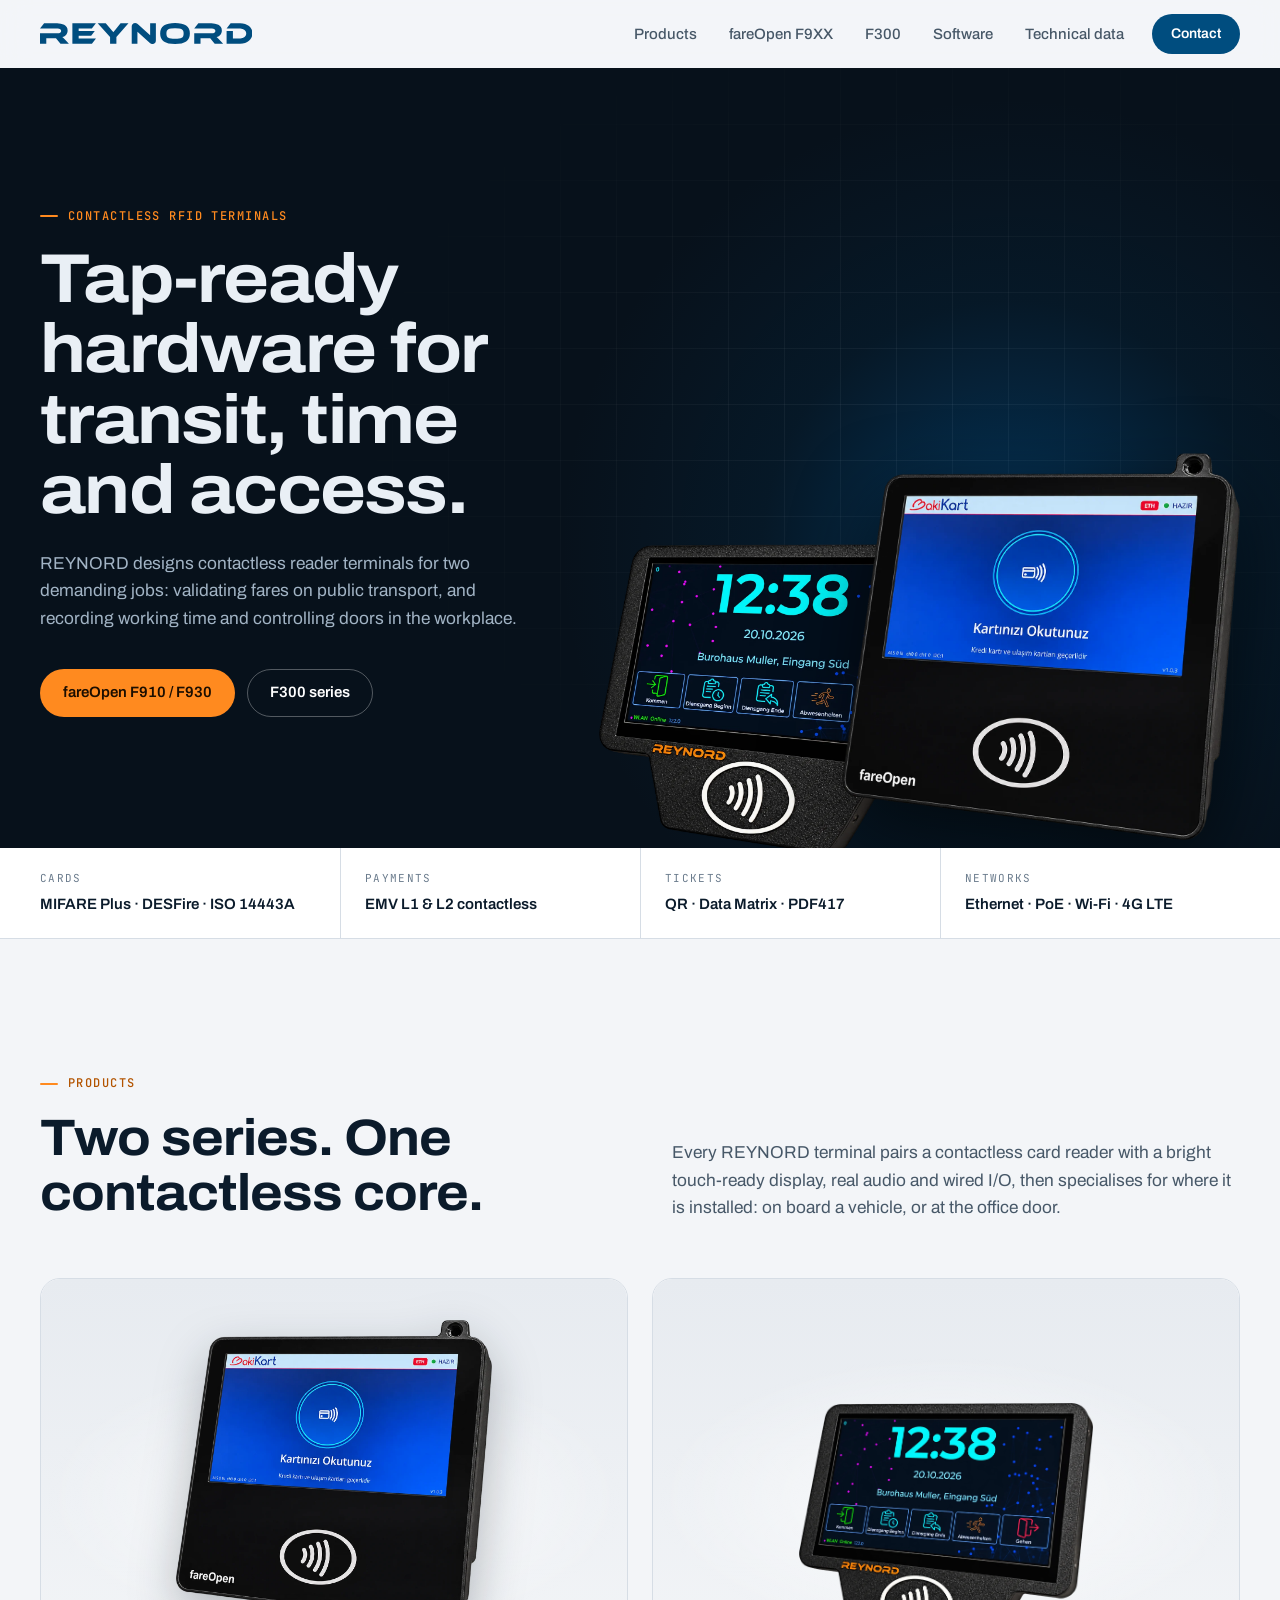
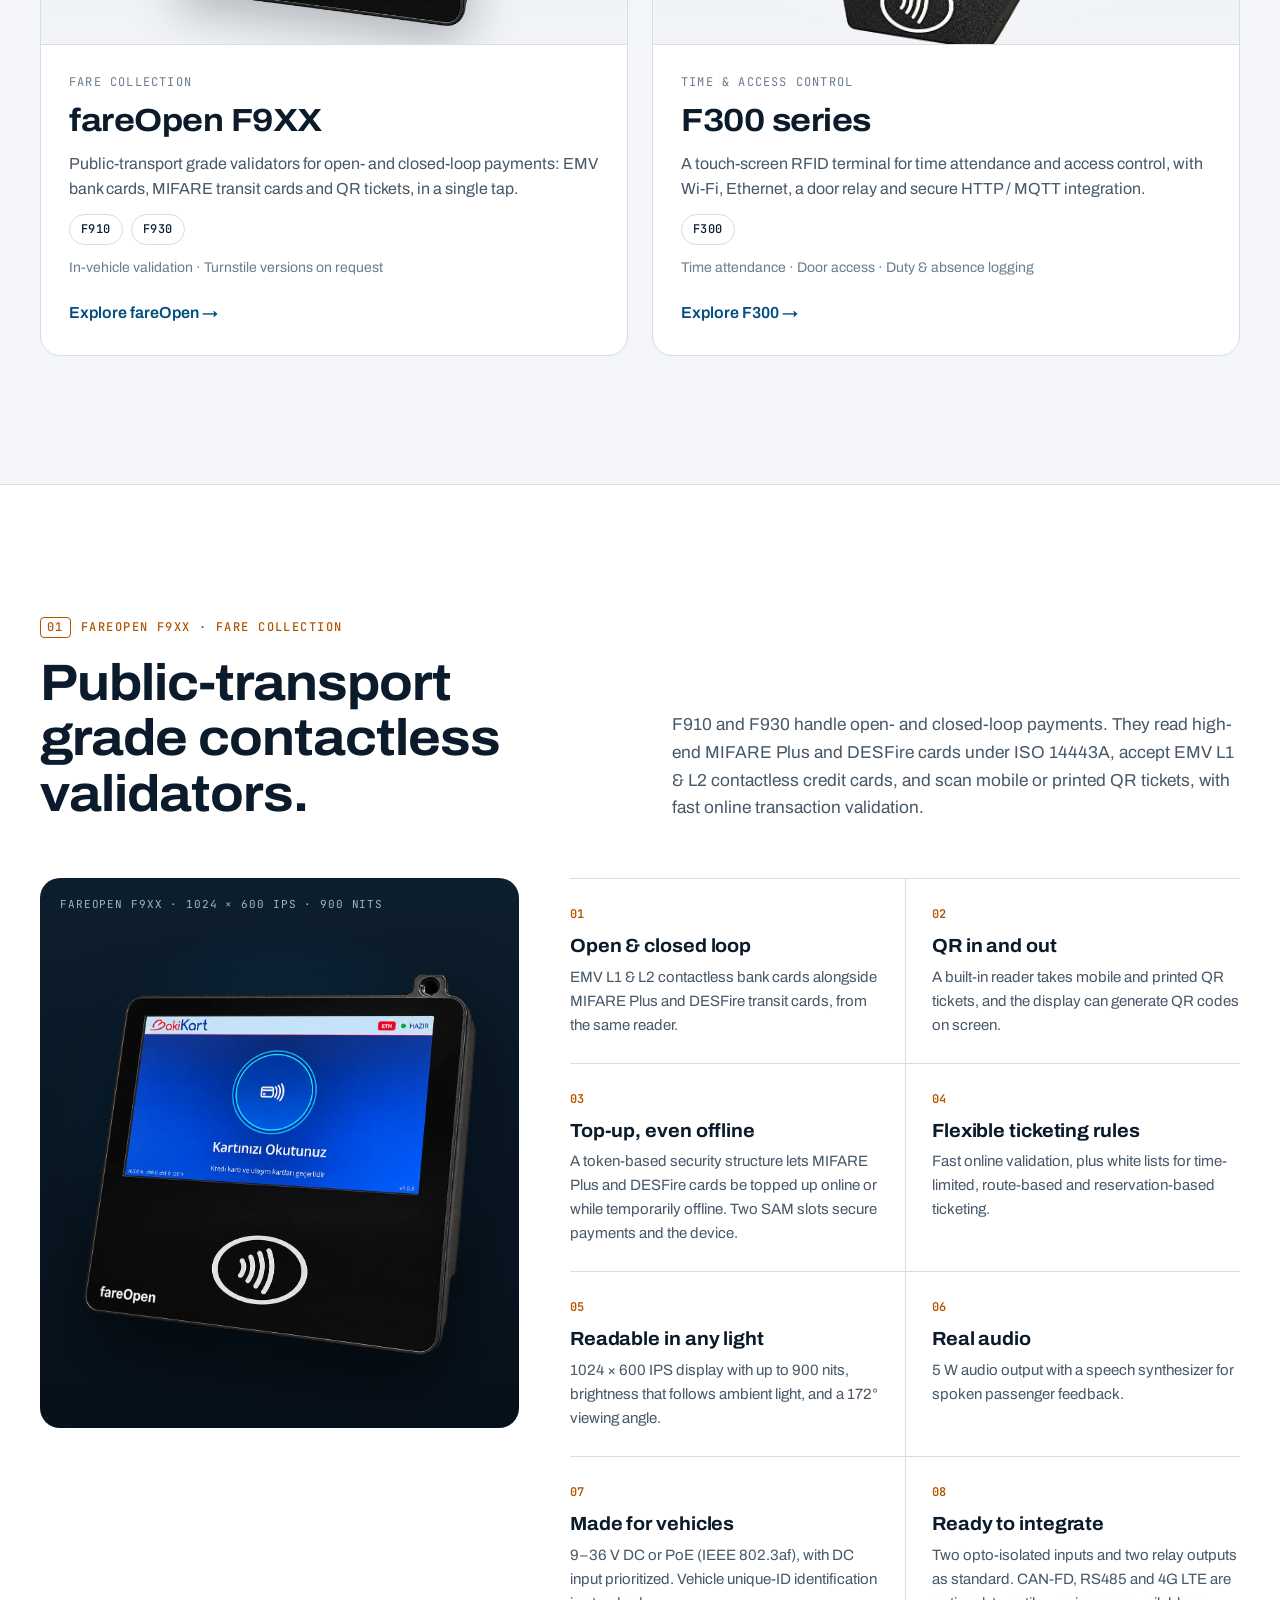
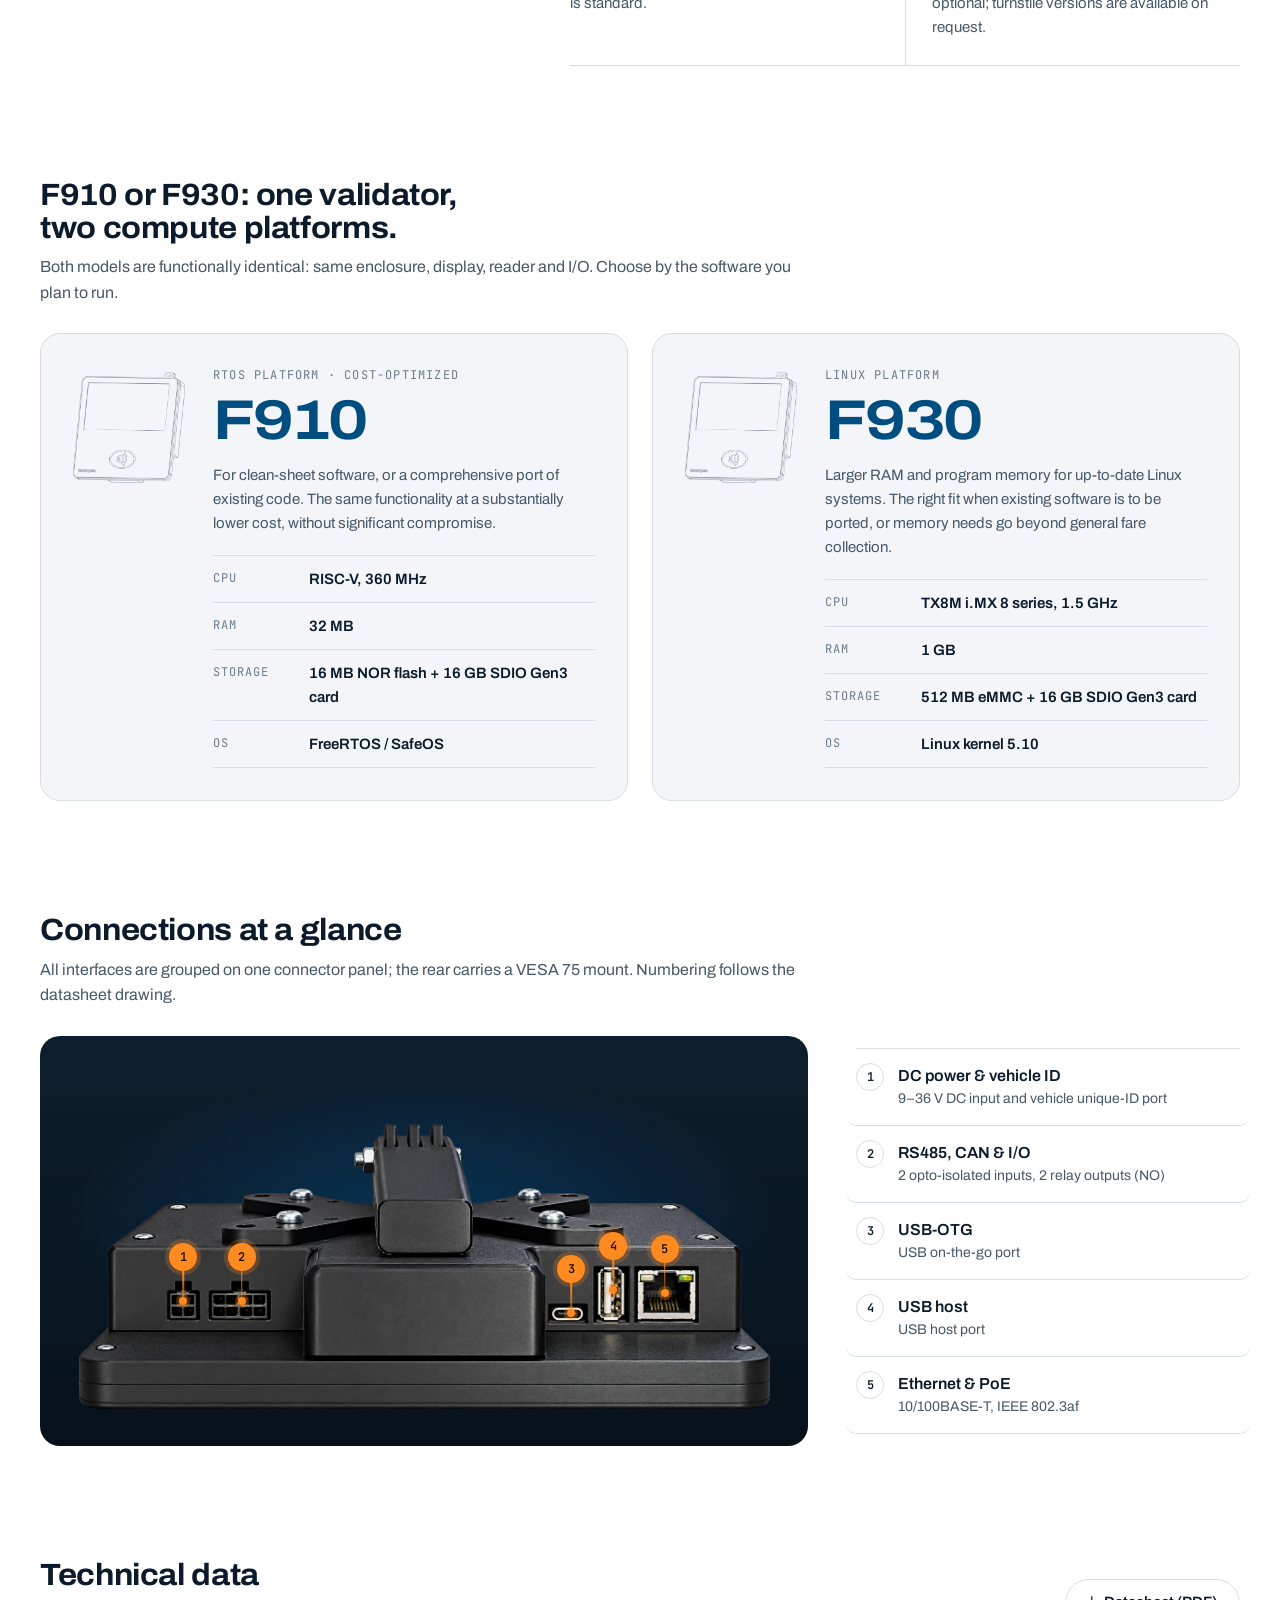
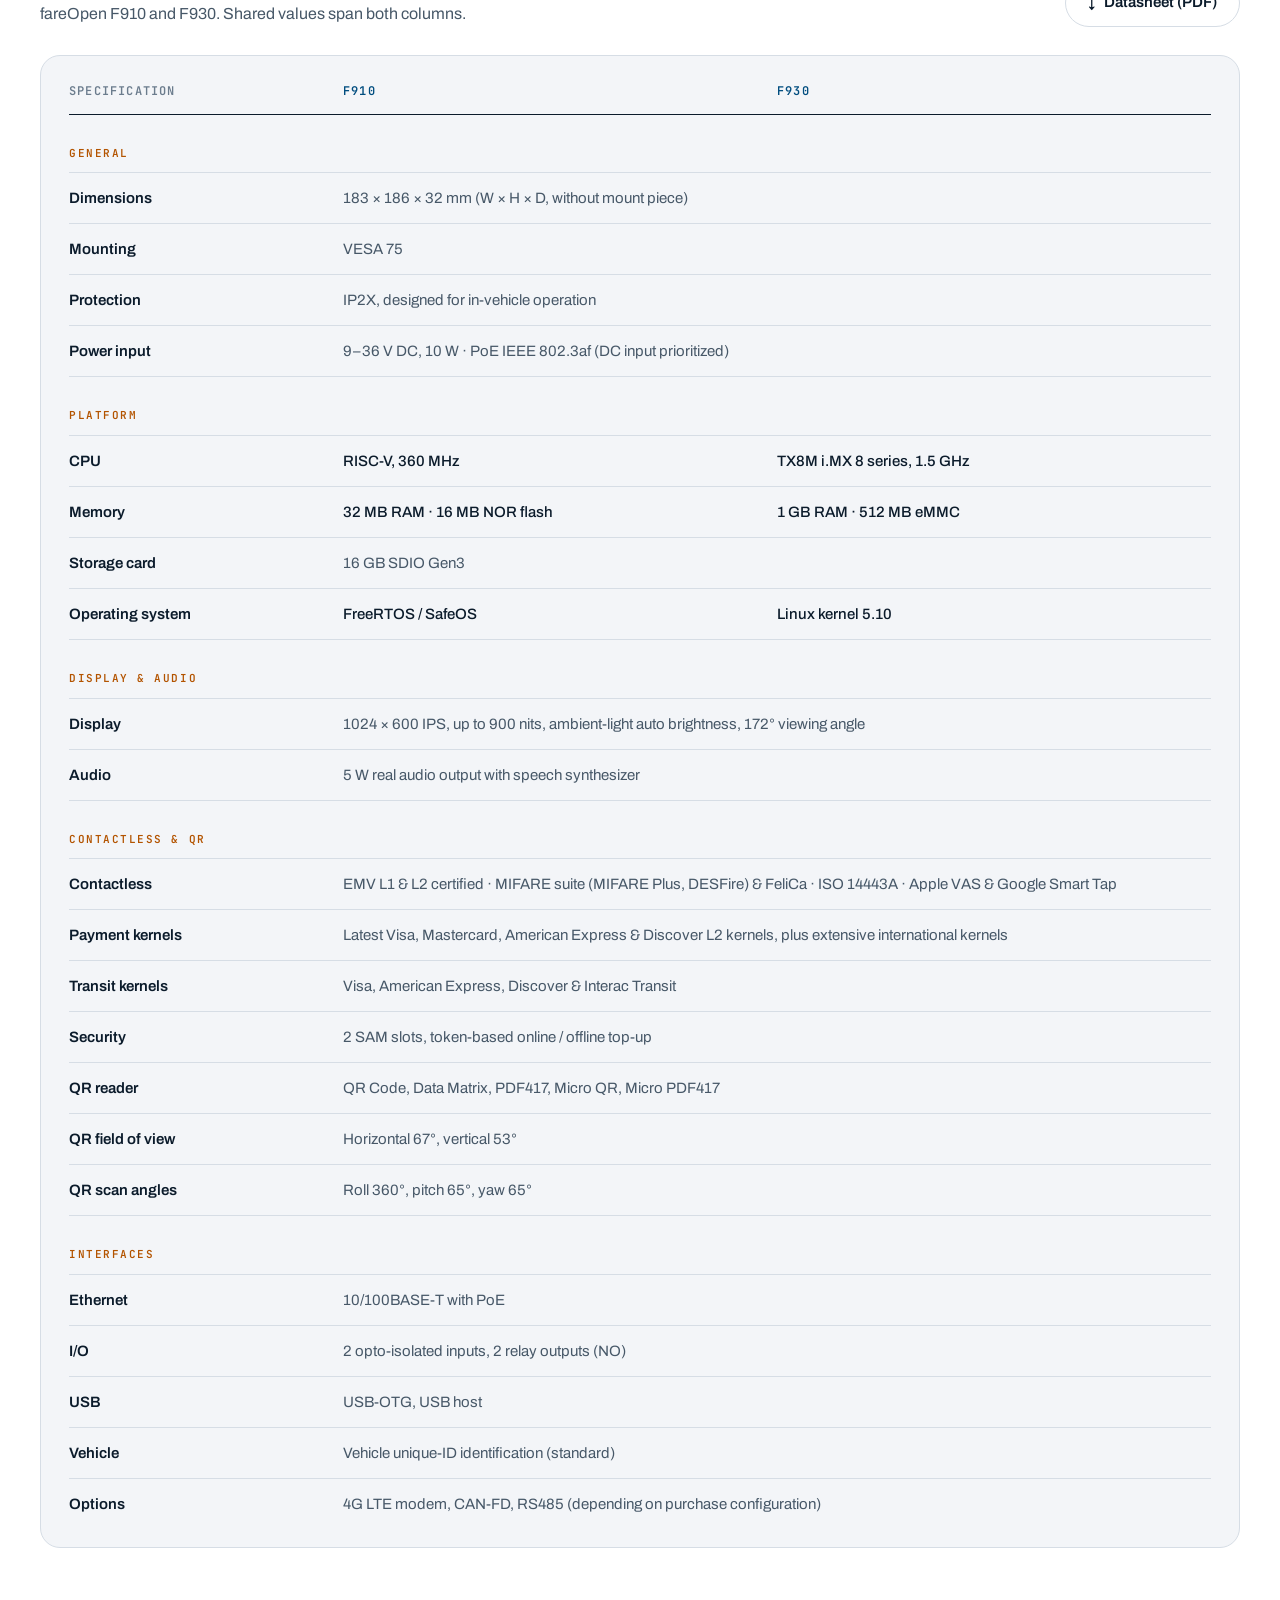
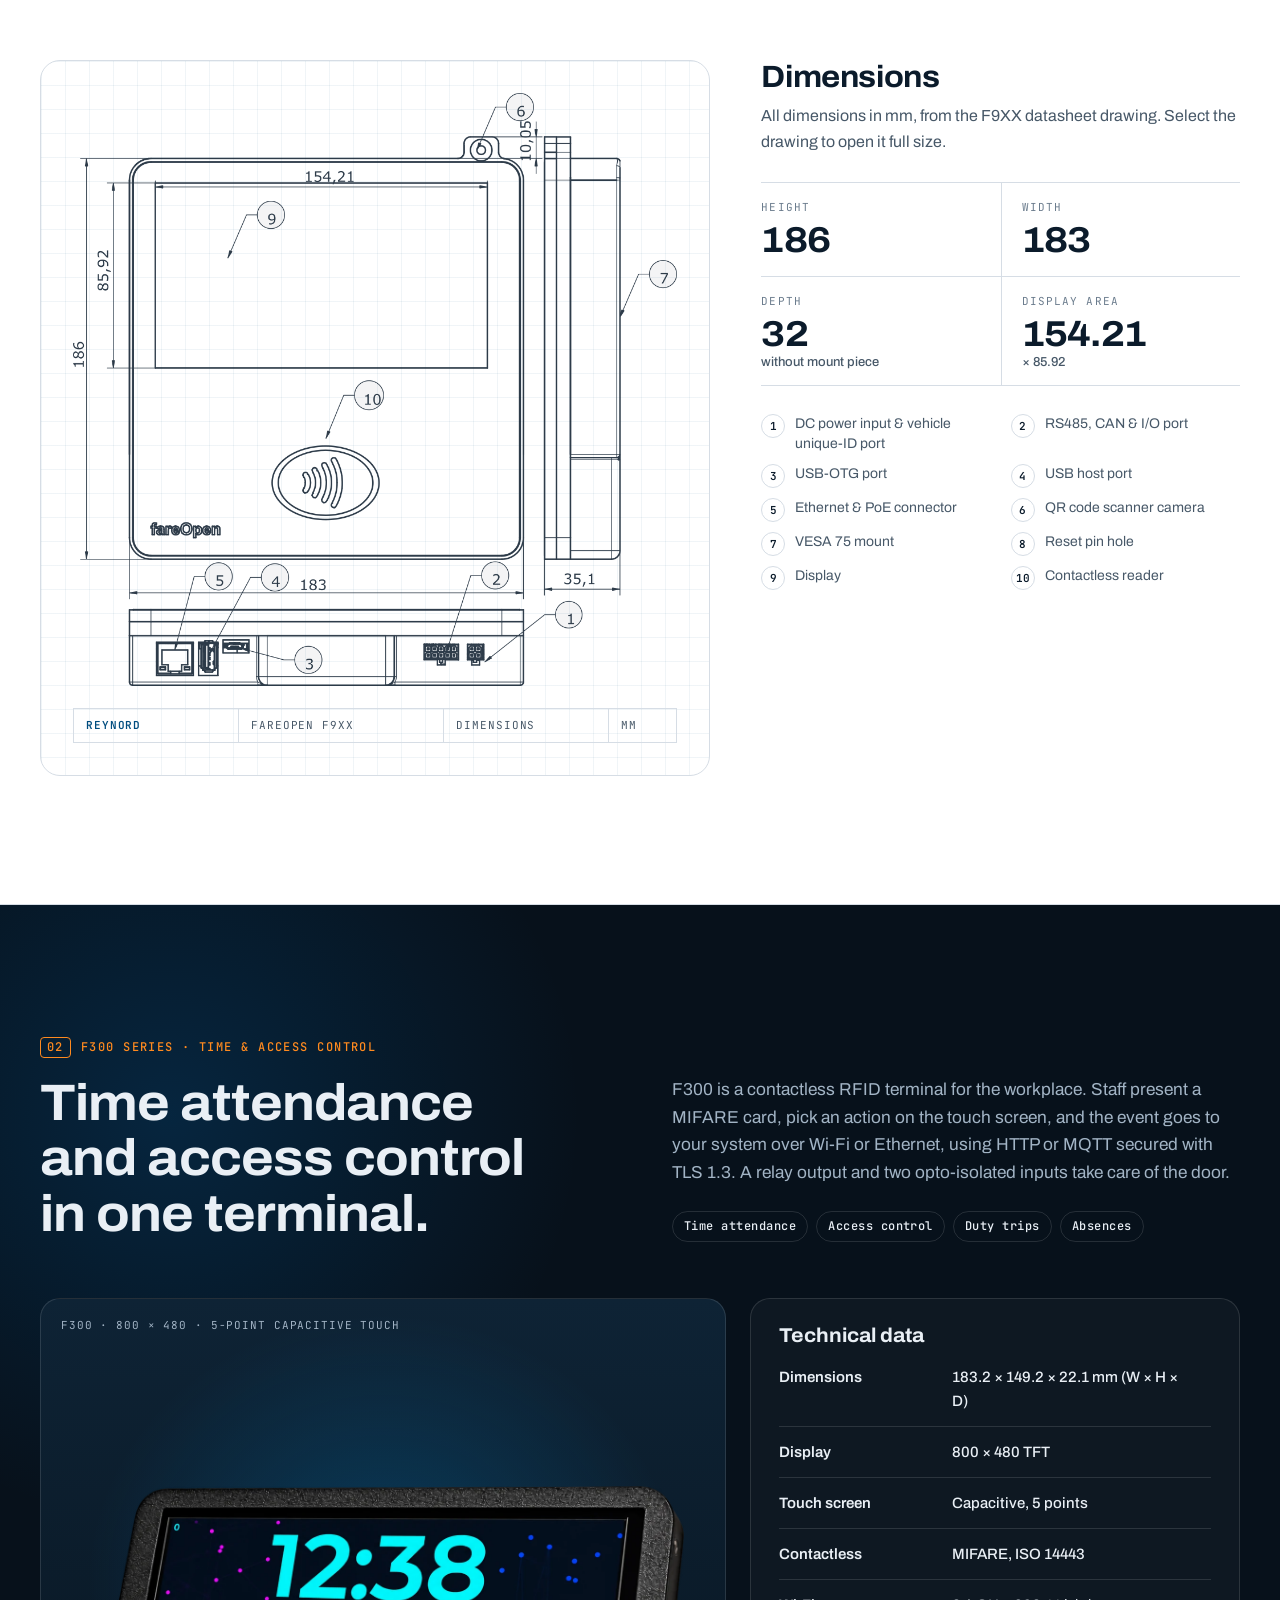
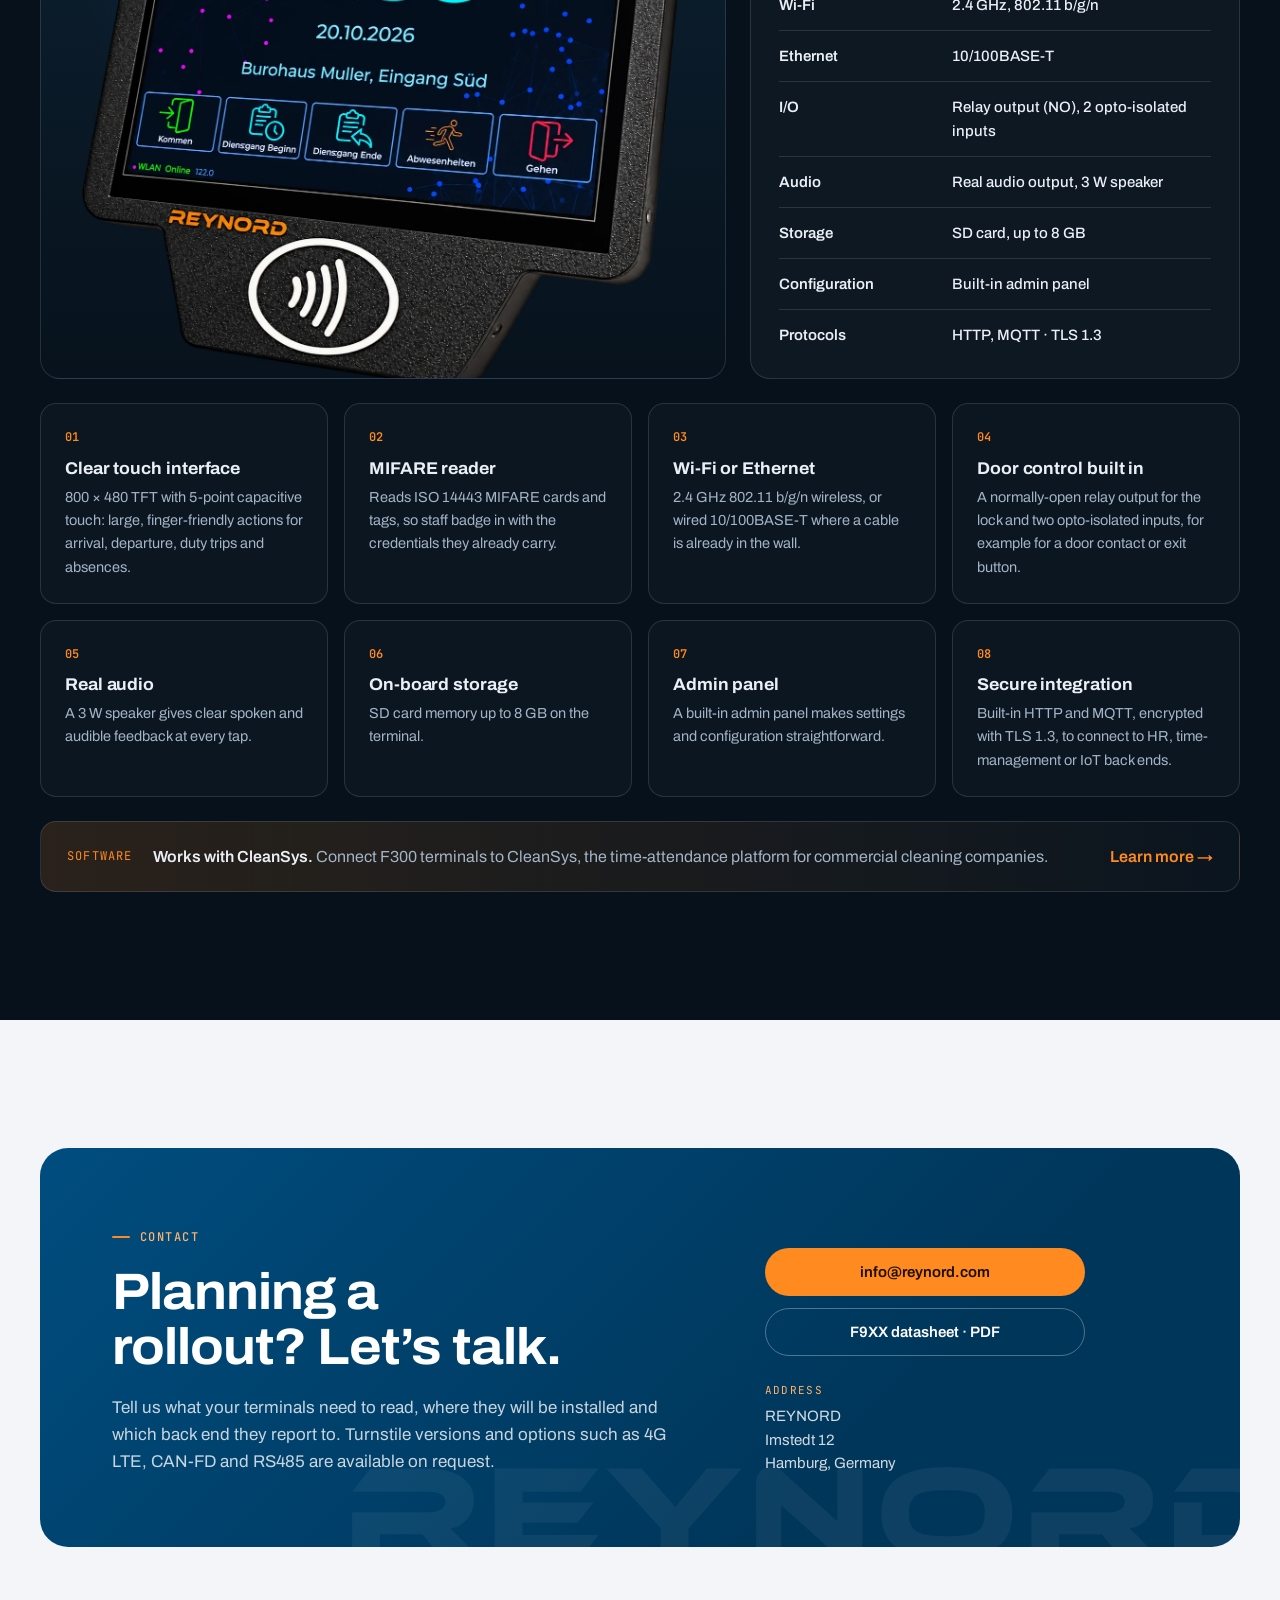
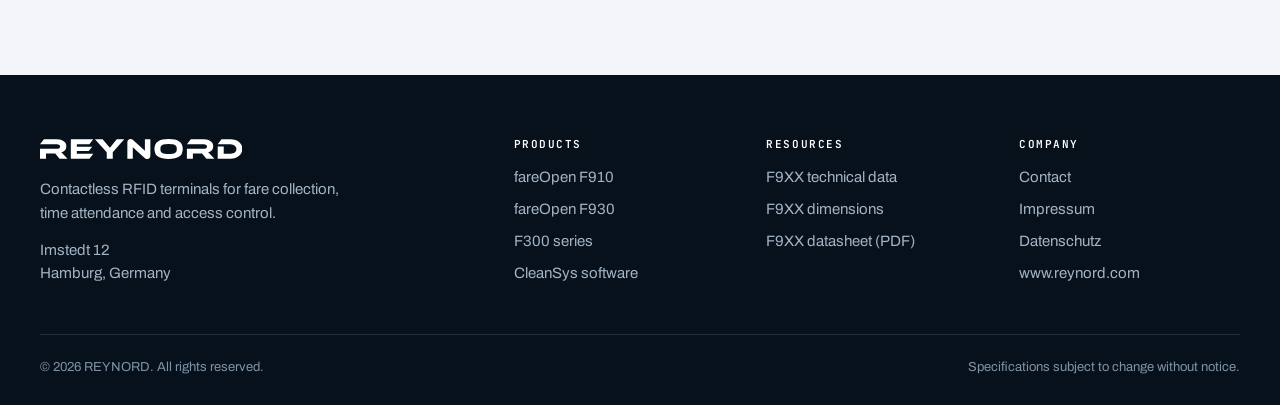
<file: index.html>
<!doctype html>
<html lang="en">
<head>
<meta charset="utf-8">
<meta name="viewport" content="width=device-width, initial-scale=1">
<title>REYNORD | Contactless RFID Terminals</title>
<meta name="description" content="REYNORD designs contactless RFID terminals: fareOpen F910 and F930 validators for public-transport fare collection, and the F300 series for time attendance and access control.">
<meta name="theme-color" content="#004D7F">
<meta property="og:type" content="website">
<meta property="og:url" content="https://www.reynord.com/">
<meta property="og:title" content="REYNORD | Contactless RFID Terminals">
<meta property="og:description" content="fareOpen F910 / F930 fare validators and F300 time &amp; access control terminals.">
<meta property="og:image" content="https://www.reynord.com/assets/img/fareopen-f9xx-front.webp">
<link rel="icon" href="favicon.ico" sizes="any">
<link rel="icon" href="assets/img/favicon.svg" type="image/svg+xml">
<link rel="apple-touch-icon" href="assets/img/apple-touch-icon.png">
<link rel="preconnect" href="https://fonts.googleapis.com">
<link rel="preconnect" href="https://fonts.gstatic.com" crossorigin>
<link rel="stylesheet" href="https://fonts.googleapis.com/css2?family=Archivo:wdth,wght@62..125,100..900&family=JetBrains+Mono:wght@400;500;600&display=swap">
<link rel="stylesheet" href="assets/css/site.css">
<script type="application/ld+json">
{
  "@context": "https://schema.org",
  "@type": "Organization",
  "name": "REYNORD",
  "url": "https://www.reynord.com/",
  "logo": "https://www.reynord.com/assets/img/reynord-logo.svg",
  "address": {
    "@type": "PostalAddress",
    "streetAddress": "Imstedt 12",
    "addressLocality": "Hamburg",
    "addressCountry": "DE"
  }
}
</script>
</head>
<body>

<!-- REYNORD wordmark: Ethnocentric outlines taken from the font embedded in the F9XX datasheet -->
<svg width="0" height="0" style="position:absolute" aria-hidden="true" focusable="false">
  <symbol id="logo" viewBox="61 -680 6991 691"><path d="M1012 0H735L586 -177H268V0H61V-342H643Q691 -342 724.0 -362.0Q757 -382 757 -417Q757 -456 727.0 -475.5Q697 -495 643 -495H61L196 -669H626Q683 -669 744.0 -658.5Q805 -648 855.0 -621.0Q905 -594 937.5 -548.0Q970 -502 970 -430Q970 -391 958.0 -356.0Q946 -321 923.5 -293.0Q901 -265 868.5 -245.5Q836 -226 795 -218Q812 -205 833.0 -185.0Q854 -165 889 -130ZM1903 -172 1770 0H1126V-669H1901L1767 -495H1334V-415H1864L1745 -263H1334V-172ZM2972 -669 2575 -221V0H2367V-222L1959 -669H2225L2385 -483Q2393 -474 2406.0 -459.5Q2419 -445 2433.0 -429.0Q2447 -413 2459.0 -399.0Q2471 -385 2476 -378Q2486 -392 2505.0 -416.0Q2524 -440 2560 -484L2712 -669ZM3760 11Q3740 11 3720.5 4.5Q3701 -2 3677 -25L3267 -393V0H3079V-555Q3079 -588 3088.5 -612.0Q3098 -636 3113.5 -651.0Q3129 -666 3149.5 -673.0Q3170 -680 3192 -680Q3211 -680 3230.5 -673.5Q3250 -667 3275 -644L3685 -276V-669H3874V-115Q3874 -82 3864.5 -58.0Q3855 -34 3839.5 -18.5Q3824 -3 3803.0 4.0Q3782 11 3760 11ZM4504 -680Q4748 -680 4870.5 -597.0Q4993 -514 4993 -335Q4993 -155 4871.0 -72.0Q4749 11 4504 11Q4258 11 4136.5 -72.0Q4015 -155 4015 -335Q4015 -514 4137.0 -597.0Q4259 -680 4504 -680ZM4504 -163Q4582 -163 4636.0 -169.5Q4690 -176 4723.5 -195.0Q4757 -214 4772.0 -247.5Q4787 -281 4787 -335Q4787 -389 4772.0 -422.5Q4757 -456 4723.5 -474.5Q4690 -493 4636.0 -499.5Q4582 -506 4504 -506Q4426 -506 4372.0 -499.5Q4318 -493 4284.5 -474.5Q4251 -456 4236.0 -422.5Q4221 -389 4221 -335Q4221 -281 4236.0 -247.5Q4251 -214 4284.5 -195.0Q4318 -176 4372.0 -169.5Q4426 -163 4504 -163ZM6087 0H5810L5661 -177H5343V0H5136V-342H5718Q5766 -342 5799.0 -362.0Q5832 -382 5832 -417Q5832 -456 5802.0 -475.5Q5772 -495 5718 -495H5136L5271 -669H5701Q5758 -669 5819.0 -658.5Q5880 -648 5930.0 -621.0Q5980 -594 6012.5 -548.0Q6045 -502 6045 -430Q6045 -391 6033.0 -356.0Q6021 -321 5998.5 -293.0Q5976 -265 5943.5 -245.5Q5911 -226 5870 -218Q5887 -205 5908.0 -185.0Q5929 -165 5964 -130ZM7052 -341Q7052 -268 7021.5 -205.5Q6991 -143 6937.5 -97.5Q6884 -52 6810.0 -26.0Q6736 0 6649 0H6201V-417H6409V-172H6649Q6692 -172 6728.5 -183.5Q6765 -195 6791.0 -216.0Q6817 -237 6832.0 -266.5Q6847 -296 6847 -332Q6847 -367 6832.0 -397.0Q6817 -427 6790.0 -448.5Q6763 -470 6727.0 -482.5Q6691 -495 6649 -495H6201L6333 -669H6649Q6737 -669 6811.0 -645.0Q6885 -621 6938.5 -577.5Q6992 -534 7022.0 -473.5Q7052 -413 7052 -341Z"/></symbol>
</svg>

<a class="skip" href="#main">Skip to content</a>

<header class="site-header">
  <div class="wrap header-row">
    <a class="brand" href="#top" aria-label="REYNORD home">
      <svg class="logo" viewBox="0 0 6991 691" aria-hidden="true"><use href="#logo"/></svg>
    </a>
    <button class="nav-toggle" type="button" aria-expanded="false" aria-controls="site-nav">
      <span class="sr-only">Menu</span><span class="bars" aria-hidden="true"></span>
    </button>
    <nav id="site-nav" class="site-nav" aria-label="Main">
      <a href="#products">Products</a>
      <a href="#fareopen">fareOpen F9XX</a>
      <a href="#f300">F300</a>
      <a href="software.html">Software</a>
      <a href="#f9xx-specs">Technical data</a>
      <a class="btn btn-primary btn-sm" href="#contact">Contact</a>
    </nav>
  </div>
</header>

<main id="main">

  <!-- ============ HERO ============ -->
  <section class="hero" id="top">
    <div class="wrap hero-grid">
      <div class="hero-copy">
        <p class="eyebrow">Contactless RFID terminals</p>
        <h1>Tap-ready hardware for transit, time and access.</h1>
        <p class="lead">REYNORD designs contactless reader terminals for two demanding jobs: validating fares on public transport, and recording working time and controlling doors in the workplace.</p>
        <div class="actions">
          <a class="btn btn-accent" href="#fareopen">fareOpen F910 / F930</a>
          <a class="btn btn-ghost" href="#f300">F300 series</a>
        </div>
      </div>
      <div class="hero-visual">
        <img class="hv-f300" src="assets/img/f300-front.webp" width="1270" height="1039"
             alt="REYNORD F300 terminal showing a time-clock screen">
        <img class="hv-f9xx" src="assets/img/fareopen-f9xx-front.webp" width="1119" height="1088"
             alt="fareOpen F9XX validator showing a card-reading screen">
      </div>
    </div>
  </section>

  <section class="ribbon" aria-label="Key capabilities across the range">
    <div class="wrap ribbon-grid">
      <div><span class="k">Cards</span><span class="v">MIFARE Plus · DESFire · ISO 14443A</span></div>
      <div><span class="k">Payments</span><span class="v">EMV L1 &amp; L2 contactless</span></div>
      <div><span class="k">Tickets</span><span class="v">QR · Data Matrix · PDF417</span></div>
      <div><span class="k">Networks</span><span class="v">Ethernet · PoE · Wi-Fi · 4G LTE</span></div>
    </div>
  </section>

  <!-- ============ PRODUCT FAMILIES ============ -->
  <section class="section" id="products" aria-labelledby="products-title">
    <div class="wrap">
      <header class="section-head split">
        <div>
          <p class="eyebrow">Products</p>
          <h2 id="products-title">Two series. One contactless core.</h2>
        </div>
        <p class="lead">Every REYNORD terminal pairs a contactless card reader with a bright touch-ready display, real audio and wired I/O, then specialises for where it is installed: on board a vehicle, or at the office door.</p>
      </header>

      <div class="family">
        <a class="family-card" href="#fareopen">
          <div class="family-stage">
            <img class="fs-f9xx" src="assets/img/fareopen-f9xx-front.webp" width="1119" height="1088" loading="lazy"
                 alt="fareOpen F9XX contactless validator">
          </div>
          <div class="family-body">
            <p class="tag">Fare collection</p>
            <h3>fareOpen F9XX</h3>
            <p>Public-transport grade validators for open- and closed-loop payments: EMV bank cards, MIFARE transit cards and QR tickets, in a single tap.</p>
            <ul class="chips" aria-label="Models"><li>F910</li><li>F930</li></ul>
            <p class="uses">In-vehicle validation · Turnstile versions on request</p>
            <span class="more">Explore fareOpen <span aria-hidden="true">→</span></span>
          </div>
        </a>

        <a class="family-card" href="#f300">
          <div class="family-stage">
            <img class="fs-f300" src="assets/img/f300-front.webp" width="1270" height="1039" loading="lazy"
                 alt="F300 time and access control terminal">
          </div>
          <div class="family-body">
            <p class="tag">Time &amp; access control</p>
            <h3>F300 series</h3>
            <p>A touch-screen RFID terminal for time attendance and access control, with Wi-Fi, Ethernet, a door relay and secure HTTP / MQTT integration.</p>
            <ul class="chips" aria-label="Models"><li>F300</li></ul>
            <p class="uses">Time attendance · Door access · Duty &amp; absence logging</p>
            <span class="more">Explore F300 <span aria-hidden="true">→</span></span>
          </div>
        </a>
      </div>
    </div>
  </section>

  <!-- ============ fareOpen F9XX ============ -->
  <section class="section section-tint" id="fareopen" aria-labelledby="fareopen-title">
    <div class="wrap">
      <header class="section-head split">
        <div>
          <p class="eyebrow"><span class="idx">01</span> fareOpen F9XX · Fare collection</p>
          <h2 id="fareopen-title">Public-transport grade contactless validators.</h2>
        </div>
        <p class="lead">F910 and F930 handle open- and closed-loop payments. They read high-end MIFARE Plus and DESFire cards under ISO 14443A, accept EMV L1 &amp; L2 contactless credit cards, and scan mobile or printed QR tickets, with fast online transaction validation.</p>
      </header>

      <div class="showcase">
        <figure class="stage showcase-stage">
          <img src="assets/img/fareopen-f9xx-front.webp" width="1119" height="1088" loading="lazy"
               alt="fareOpen F9XX validator, front view, with contactless reader below the display">
          <figcaption>fareOpen F9XX · 1024 × 600 IPS · 900 nits</figcaption>
        </figure>

        <ol class="features">
          <li>
            <h3>Open &amp; closed loop</h3>
            <p>EMV L1 &amp; L2 contactless bank cards alongside MIFARE Plus and DESFire transit cards, from the same reader.</p>
          </li>
          <li>
            <h3>QR in and out</h3>
            <p>A built-in reader takes mobile and printed QR tickets, and the display can generate QR codes on screen.</p>
          </li>
          <li>
            <h3>Top-up, even offline</h3>
            <p>A token-based security structure lets MIFARE Plus and DESFire cards be topped up online or while temporarily offline. Two SAM slots secure payments and the device.</p>
          </li>
          <li>
            <h3>Flexible ticketing rules</h3>
            <p>Fast online validation, plus white lists for time-limited, route-based and reservation-based ticketing.</p>
          </li>
          <li>
            <h3>Readable in any light</h3>
            <p>1024 × 600 IPS display with up to 900 nits, brightness that follows ambient light, and a 172° viewing angle.</p>
          </li>
          <li>
            <h3>Real audio</h3>
            <p>5 W audio output with a speech synthesizer for spoken passenger feedback.</p>
          </li>
          <li>
            <h3>Made for vehicles</h3>
            <p>9–36 V DC or PoE (IEEE 802.3af), with DC input prioritized. Vehicle unique-ID identification is standard.</p>
          </li>
          <li>
            <h3>Ready to integrate</h3>
            <p>Two opto-isolated inputs and two relay outputs as standard. CAN-FD, RS485 and 4G LTE are optional; turnstile versions are available on request.</p>
          </li>
        </ol>
      </div>

      <!-- Models -->
      <div class="subhead" id="models">
        <h3 class="h3">F910 or F930: one validator, two compute platforms.</h3>
        <p>Both models are functionally identical: same enclosure, display, reader and I/O. Choose by the software you plan to run.</p>
      </div>

      <div class="models">
        <article class="model">
          <img class="model-art" src="assets/img/fareopen-lineart.png" width="1503" height="1494" loading="lazy" alt="">
          <div class="model-body">
            <p class="tag">RTOS platform · cost-optimized</p>
            <h4 class="model-name">F910</h4>
            <p>For clean-sheet software, or a comprehensive port of existing code. The same functionality at a substantially lower cost, without significant compromise.</p>
            <dl class="kv">
              <div><dt>CPU</dt><dd>RISC-V, 360 MHz</dd></div>
              <div><dt>RAM</dt><dd>32 MB</dd></div>
              <div><dt>Storage</dt><dd>16 MB NOR flash + 16 GB SDIO Gen3 card</dd></div>
              <div><dt>OS</dt><dd>FreeRTOS / SafeOS</dd></div>
            </dl>
          </div>
        </article>
        <article class="model">
          <img class="model-art" src="assets/img/fareopen-lineart.png" width="1503" height="1494" loading="lazy" alt="">
          <div class="model-body">
            <p class="tag">Linux platform</p>
            <h4 class="model-name">F930</h4>
            <p>Larger RAM and program memory for up-to-date Linux systems. The right fit when existing software is to be ported, or memory needs go beyond general fare collection.</p>
            <dl class="kv">
              <div><dt>CPU</dt><dd>TX8M i.MX 8 series, 1.5 GHz</dd></div>
              <div><dt>RAM</dt><dd>1 GB</dd></div>
              <div><dt>Storage</dt><dd>512 MB eMMC + 16 GB SDIO Gen3 card</dd></div>
              <div><dt>OS</dt><dd>Linux kernel 5.10</dd></div>
            </dl>
          </div>
        </article>
      </div>

      <!-- Connectors -->
      <div class="subhead">
        <h3 class="h3">Connections at a glance</h3>
        <p>All interfaces are grouped on one connector panel; the rear carries a VESA 75 mount. Numbering follows the datasheet drawing.</p>
      </div>

      <div class="ports-grid">
        <figure class="stage ports-stage">
          <div class="ports-media">
            <img src="assets/img/fareopen-f9xx-rear.webp" width="1500" height="621" loading="lazy"
                 alt="Rear view of the fareOpen F9XX with VESA mount and connector panel">
            <button type="button" class="spot" style="--x:15.2%;--y:62%" data-spot="1" aria-label="1: DC power input and vehicle unique-ID port">1</button>
            <button type="button" class="spot" style="--x:23.6%;--y:62%" data-spot="2" aria-label="2: RS485, CAN and I/O port">2</button>
            <button type="button" class="spot" style="--x:71.3%;--y:66%" data-spot="3" aria-label="3: USB-OTG port">3</button>
            <button type="button" class="spot" style="--x:77.4%;--y:58%" data-spot="4" aria-label="4: USB host port">4</button>
            <button type="button" class="spot" style="--x:84.8%;--y:59%" data-spot="5" aria-label="5: Ethernet and PoE connector">5</button>
          </div>
        </figure>
        <ol class="port-list">
          <li data-spot="1"><span class="num">1</span><div><strong>DC power &amp; vehicle ID</strong><span>9–36 V DC input and vehicle unique-ID port</span></div></li>
          <li data-spot="2"><span class="num">2</span><div><strong>RS485, CAN &amp; I/O</strong><span>2 opto-isolated inputs, 2 relay outputs (NO)</span></div></li>
          <li data-spot="3"><span class="num">3</span><div><strong>USB-OTG</strong><span>USB on-the-go port</span></div></li>
          <li data-spot="4"><span class="num">4</span><div><strong>USB host</strong><span>USB host port</span></div></li>
          <li data-spot="5"><span class="num">5</span><div><strong>Ethernet &amp; PoE</strong><span>10/100BASE-T, IEEE 802.3af</span></div></li>
        </ol>
      </div>

      <!-- Technical data -->
      <div class="subhead subhead-row" id="f9xx-specs">
        <div>
          <h3 class="h3">Technical data</h3>
          <p>fareOpen F910 and F930. Shared values span both columns.</p>
        </div>
        <a class="btn btn-outline" href="assets/docs/Reynord_F9XX_Validator_Datasheet.pdf" download>
          <span aria-hidden="true">↓</span> Datasheet (PDF)
        </a>
      </div>

      <div class="table-card">
        <table class="spec-table">
          <thead>
            <tr><th scope="col">Specification</th><th scope="col">F910</th><th scope="col">F930</th></tr>
          </thead>
          <tbody>
            <tr class="group"><th colspan="3" scope="colgroup">General</th></tr>
            <tr><th scope="row">Dimensions</th><td colspan="2">183 × 186 × 32 mm (W × H × D, without mount piece)</td></tr>
            <tr><th scope="row">Mounting</th><td colspan="2">VESA 75</td></tr>
            <tr><th scope="row">Protection</th><td colspan="2">IP2X, designed for in-vehicle operation</td></tr>
            <tr><th scope="row">Power input</th><td colspan="2">9–36 V DC, 10 W · PoE IEEE 802.3af (DC input prioritized)</td></tr>

            <tr class="group"><th colspan="3" scope="colgroup">Platform</th></tr>
            <tr><th scope="row">CPU</th><td data-label="F910">RISC-V, 360 MHz</td><td data-label="F930">TX8M i.MX 8 series, 1.5 GHz</td></tr>
            <tr><th scope="row">Memory</th><td data-label="F910">32 MB RAM · 16 MB NOR flash</td><td data-label="F930">1 GB RAM · 512 MB eMMC</td></tr>
            <tr><th scope="row">Storage card</th><td colspan="2">16 GB SDIO Gen3</td></tr>
            <tr><th scope="row">Operating system</th><td data-label="F910">FreeRTOS / SafeOS</td><td data-label="F930">Linux kernel 5.10</td></tr>

            <tr class="group"><th colspan="3" scope="colgroup">Display &amp; audio</th></tr>
            <tr><th scope="row">Display</th><td colspan="2">1024 × 600 IPS, up to 900 nits, ambient-light auto brightness, 172° viewing angle</td></tr>
            <tr><th scope="row">Audio</th><td colspan="2">5 W real audio output with speech synthesizer</td></tr>

            <tr class="group"><th colspan="3" scope="colgroup">Contactless &amp; QR</th></tr>
            <tr><th scope="row">Contactless</th><td colspan="2">EMV L1 &amp; L2 certified · MIFARE suite (MIFARE Plus, DESFire) &amp; FeliCa · ISO 14443A · Apple VAS &amp; Google Smart Tap</td></tr>
            <tr><th scope="row">Payment kernels</th><td colspan="2">Latest Visa, Mastercard, American Express &amp; Discover L2 kernels, plus extensive international kernels</td></tr>
            <tr><th scope="row">Transit kernels</th><td colspan="2">Visa, American Express, Discover &amp; Interac Transit</td></tr>
            <tr><th scope="row">Security</th><td colspan="2">2 SAM slots, token-based online / offline top-up</td></tr>
            <tr><th scope="row">QR reader</th><td colspan="2">QR Code, Data Matrix, PDF417, Micro QR, Micro PDF417</td></tr>
            <tr><th scope="row">QR field of view</th><td colspan="2">Horizontal 67°, vertical 53°</td></tr>
            <tr><th scope="row">QR scan angles</th><td colspan="2">Roll 360°, pitch 65°, yaw 65°</td></tr>

            <tr class="group"><th colspan="3" scope="colgroup">Interfaces</th></tr>
            <tr><th scope="row">Ethernet</th><td colspan="2">10/100BASE-T with PoE</td></tr>
            <tr><th scope="row">I/O</th><td colspan="2">2 opto-isolated inputs, 2 relay outputs (NO)</td></tr>
            <tr><th scope="row">USB</th><td colspan="2">USB-OTG, USB host</td></tr>
            <tr><th scope="row">Vehicle</th><td colspan="2">Vehicle unique-ID identification (standard)</td></tr>
            <tr><th scope="row">Options</th><td colspan="2">4G LTE modem, CAN-FD, RS485 (depending on purchase configuration)</td></tr>
          </tbody>
        </table>
      </div>

      <!-- Dimensions -->
      <div class="dims" id="dimensions">
        <figure class="sheet">
          <a class="sheet-link" href="assets/img/fareopen-dimensions.png" target="_blank" rel="noopener">
            <img class="drawing" src="assets/img/fareopen-dimensions.png" width="1060" height="1040" loading="lazy"
                 alt="Dimension drawing of the fareOpen F9XX: front view 183 mm wide by 186 mm high, side view 35.1 mm deep, and bottom view of the connector panel, with callouts 1 to 10">
          </a>
          <figcaption class="titleblock">
            <span>REYNORD</span><span>fareOpen F9XX</span><span>Dimensions</span><span>mm</span>
          </figcaption>
        </figure>

        <div class="dims-side">
          <h3 class="h3">Dimensions</h3>
          <p>All dimensions in mm, from the F9XX datasheet drawing. Select the drawing to open it full size.</p>
          <dl class="dimstats">
            <div><dt>Height</dt><dd>186</dd></div>
            <div><dt>Width</dt><dd>183</dd></div>
            <div><dt>Depth</dt><dd>32 <small>without mount piece</small></dd></div>
            <div><dt>Display area</dt><dd>154.21 <small>× 85.92</small></dd></div>
          </dl>
          <ol class="legend">
            <li>DC power input &amp; vehicle unique-ID port</li>
            <li>RS485, CAN &amp; I/O port</li>
            <li>USB-OTG port</li>
            <li>USB host port</li>
            <li>Ethernet &amp; PoE connector</li>
            <li>QR code scanner camera</li>
            <li>VESA 75 mount</li>
            <li>Reset pin hole</li>
            <li>Display</li>
            <li>Contactless reader</li>
          </ol>
        </div>
      </div>
    </div>
  </section>

  <!-- ============ F300 ============ -->
  <section class="section section-dark" id="f300" aria-labelledby="f300-title">
    <div class="wrap">
      <header class="section-head split">
        <div>
          <p class="eyebrow"><span class="idx">02</span> F300 series · Time &amp; access control</p>
          <h2 id="f300-title">Time attendance and access control in one terminal.</h2>
        </div>
        <div>
          <p class="lead">F300 is a contactless RFID terminal for the workplace. Staff present a MIFARE card, pick an action on the touch screen, and the event goes to your system over Wi-Fi or Ethernet, using HTTP or MQTT secured with TLS 1.3. A relay output and two opto-isolated inputs take care of the door.</p>
          <ul class="chips chips-dark" aria-label="Typical uses">
            <li>Time attendance</li><li>Access control</li><li>Duty trips</li><li>Absences</li>
          </ul>
        </div>
      </header>

      <div class="f300-top">
        <figure class="stage f300-stage">
          <img src="assets/img/f300-front.webp" width="1270" height="1039" loading="lazy"
               alt="F300 terminal with a German time-clock screen: Kommen, Dienstgang Beginn, Dienstgang Ende, Abwesenheiten and Gehen buttons above the contactless reader">
          <figcaption>F300 · 800 × 480 · 5-point capacitive touch</figcaption>
        </figure>

        <div class="table-card f300-specs">
          <h3 class="table-title">Technical data</h3>
          <table class="spec-table spec-2col">
            <tbody>
              <tr><th scope="row">Dimensions</th><td>183.2 × 149.2 × 22.1 mm (W × H × D)</td></tr>
              <tr><th scope="row">Display</th><td>800 × 480 TFT</td></tr>
              <tr><th scope="row">Touch screen</th><td>Capacitive, 5 points</td></tr>
              <tr><th scope="row">Contactless</th><td>MIFARE, ISO 14443</td></tr>
              <tr><th scope="row">Wi-Fi</th><td>2.4 GHz, 802.11 b/g/n</td></tr>
              <tr><th scope="row">Ethernet</th><td>10/100BASE-T</td></tr>
              <tr><th scope="row">I/O</th><td>Relay output (NO), 2 opto-isolated inputs</td></tr>
              <tr><th scope="row">Audio</th><td>Real audio output, 3 W speaker</td></tr>
              <tr><th scope="row">Storage</th><td>SD card, up to 8 GB</td></tr>
              <tr><th scope="row">Configuration</th><td>Built-in admin panel</td></tr>
              <tr><th scope="row">Protocols</th><td>HTTP, MQTT · TLS 1.3</td></tr>
            </tbody>
          </table>
        </div>
      </div>

      <ol class="features features-cards">
        <li>
          <h3>Clear touch interface</h3>
          <p>800 × 480 TFT with 5-point capacitive touch: large, finger-friendly actions for arrival, departure, duty trips and absences.</p>
        </li>
        <li>
          <h3>MIFARE reader</h3>
          <p>Reads ISO 14443 MIFARE cards and tags, so staff badge in with the credentials they already carry.</p>
        </li>
        <li>
          <h3>Wi-Fi or Ethernet</h3>
          <p>2.4 GHz 802.11 b/g/n wireless, or wired 10/100BASE-T where a cable is already in the wall.</p>
        </li>
        <li>
          <h3>Door control built in</h3>
          <p>A normally-open relay output for the lock and two opto-isolated inputs, for example for a door contact or exit button.</p>
        </li>
        <li>
          <h3>Real audio</h3>
          <p>A 3 W speaker gives clear spoken and audible feedback at every tap.</p>
        </li>
        <li>
          <h3>On-board storage</h3>
          <p>SD card memory up to 8 GB on the terminal.</p>
        </li>
        <li>
          <h3>Admin panel</h3>
          <p>A built-in admin panel makes settings and configuration straightforward.</p>
        </li>
        <li>
          <h3>Secure integration</h3>
          <p>Built-in HTTP and MQTT, encrypted with TLS 1.3, to connect to HR, time-management or IoT back ends.</p>
        </li>
      </ol>

      <a class="sw-callout" href="software.html">
        <span class="tag">Software</span>
        <span class="sw-callout-text"><strong>Works with CleanSys.</strong> Connect F300 terminals to CleanSys, the time-attendance platform for commercial cleaning companies.</span>
        <span class="more">Learn more <span aria-hidden="true">→</span></span>
      </a>
    </div>
  </section>

  <!-- ============ CONTACT ============ -->
  <section class="section" id="contact" aria-labelledby="contact-title">
    <div class="wrap">
      <div class="cta">
        <svg class="cta-mark" viewBox="0 0 6991 691" aria-hidden="true"><use href="#logo"/></svg>
        <div class="cta-copy">
          <p class="eyebrow">Contact</p>
          <h2 id="contact-title">Planning a rollout? Let’s talk.</h2>
          <p>Tell us what your terminals need to read, where they will be installed and which back end they report to. Turnstile versions and options such as 4G LTE, CAN-FD and RS485 are available on request.</p>
        </div>
        <div class="cta-actions">
          <!-- TODO: confirm the public contact address before going live -->
          <a class="btn btn-accent" href="mailto:info@reynord.com?subject=Product%20inquiry%20via%20reynord.com">info@reynord.com</a>
          <a class="btn btn-ghost" href="assets/docs/Reynord_F9XX_Validator_Datasheet.pdf" download>F9XX datasheet · PDF</a>
          <address class="cta-address">
            <span class="k">Address</span>
            REYNORD<br>Imstedt 12<br>Hamburg, Germany
          </address>
        </div>
      </div>
    </div>
  </section>
</main>

<footer class="site-footer">
  <div class="wrap footer-grid">
    <div class="footer-brand">
      <svg class="logo" viewBox="0 0 6991 691" role="img" aria-label="REYNORD"><use href="#logo"/></svg>
      <p>Contactless RFID terminals for fare collection, time attendance and access control.</p>
      <address class="footer-address">Imstedt 12<br>Hamburg, Germany</address>
    </div>
    <nav aria-label="Products">
      <h2>Products</h2>
      <a href="#fareopen">fareOpen F910</a>
      <a href="#fareopen">fareOpen F930</a>
      <a href="#f300">F300 series</a>
      <a href="software.html">CleanSys software</a>
    </nav>
    <nav aria-label="Resources">
      <h2>Resources</h2>
      <a href="#f9xx-specs">F9XX technical data</a>
      <a href="#dimensions">F9XX dimensions</a>
      <a href="assets/docs/Reynord_F9XX_Validator_Datasheet.pdf" download>F9XX datasheet (PDF)</a>
    </nav>
    <nav aria-label="Company">
      <h2>Company</h2>
      <a href="#contact">Contact</a>
      <a href="impressum.html">Impressum</a>
      <a href="datenschutz.html">Datenschutz</a>
      <a href="https://www.reynord.com">www.reynord.com</a>
    </nav>
  </div>
  <div class="wrap footer-base">
    <span>© 2026 REYNORD. All rights reserved.</span>
    <span>Specifications subject to change without notice.</span>
  </div>
</footer>

<script src="assets/js/site.js"></script>
</body>
</html>
</file>
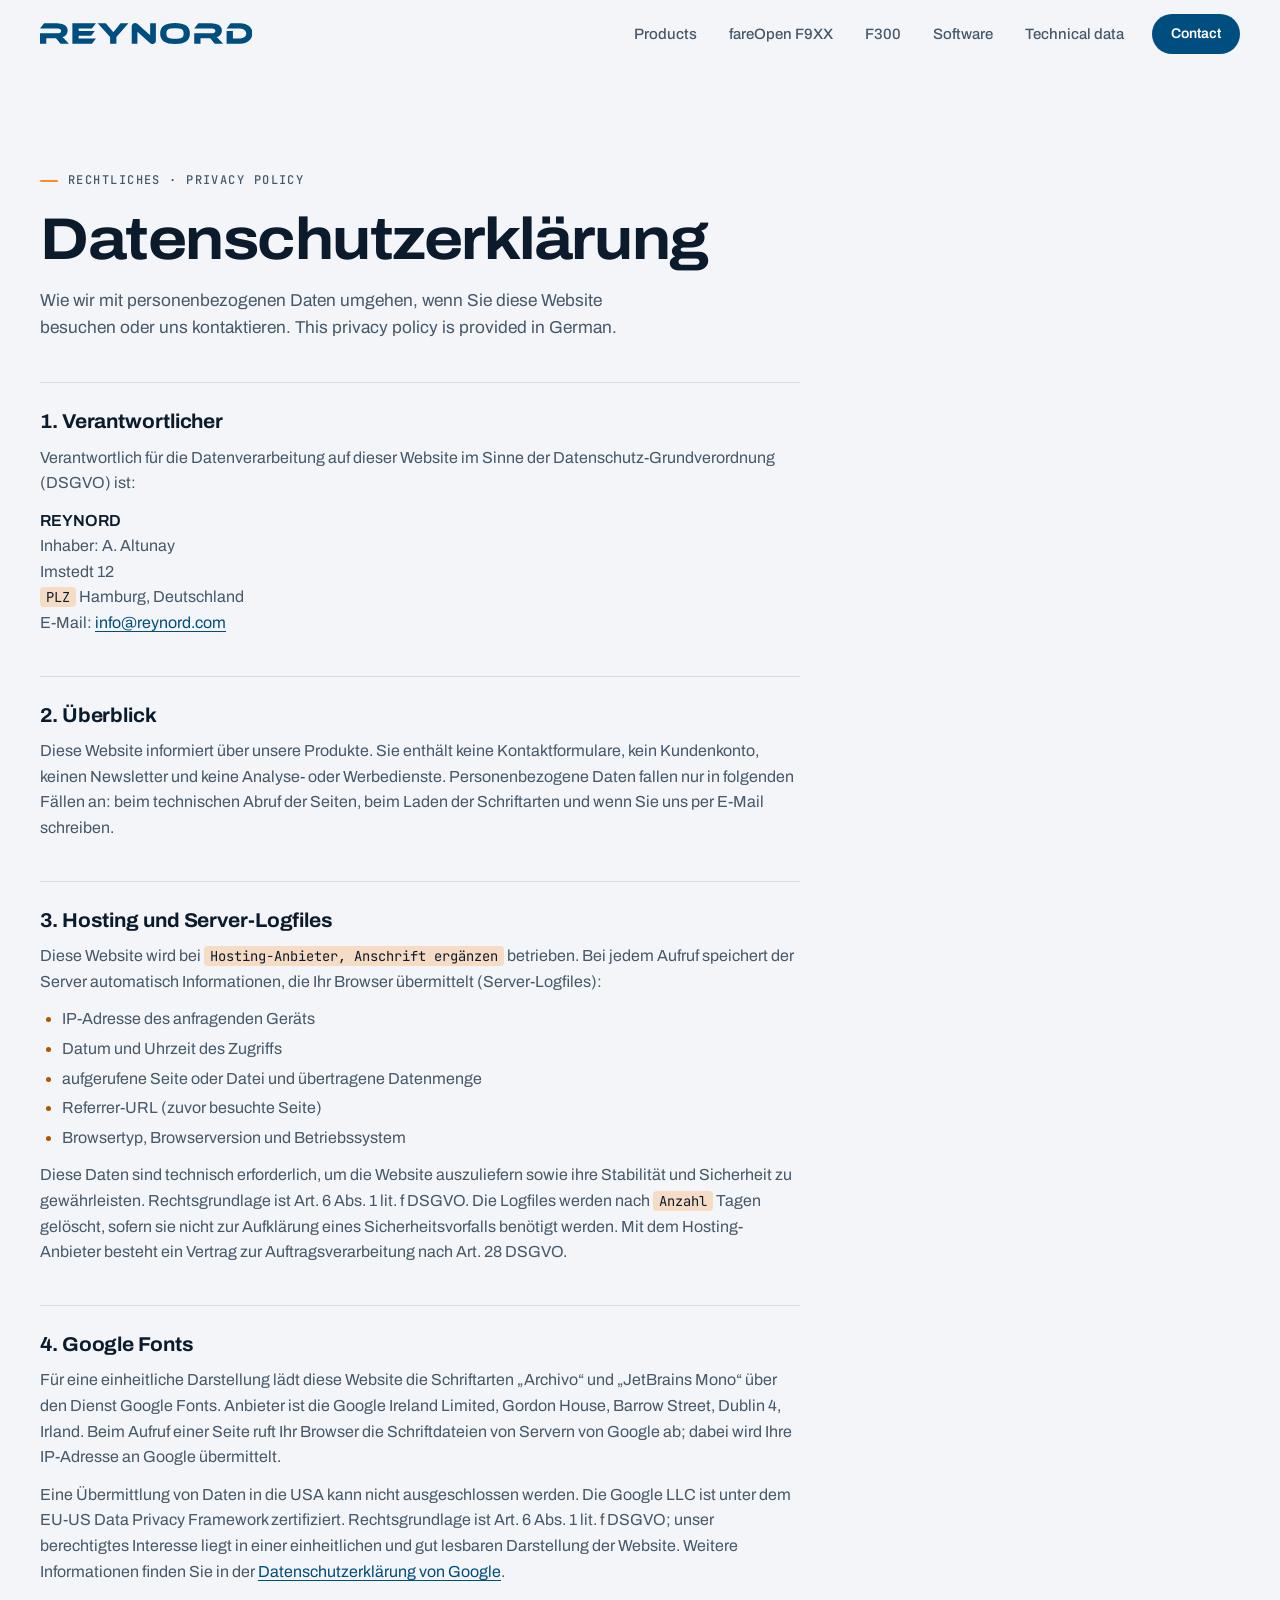
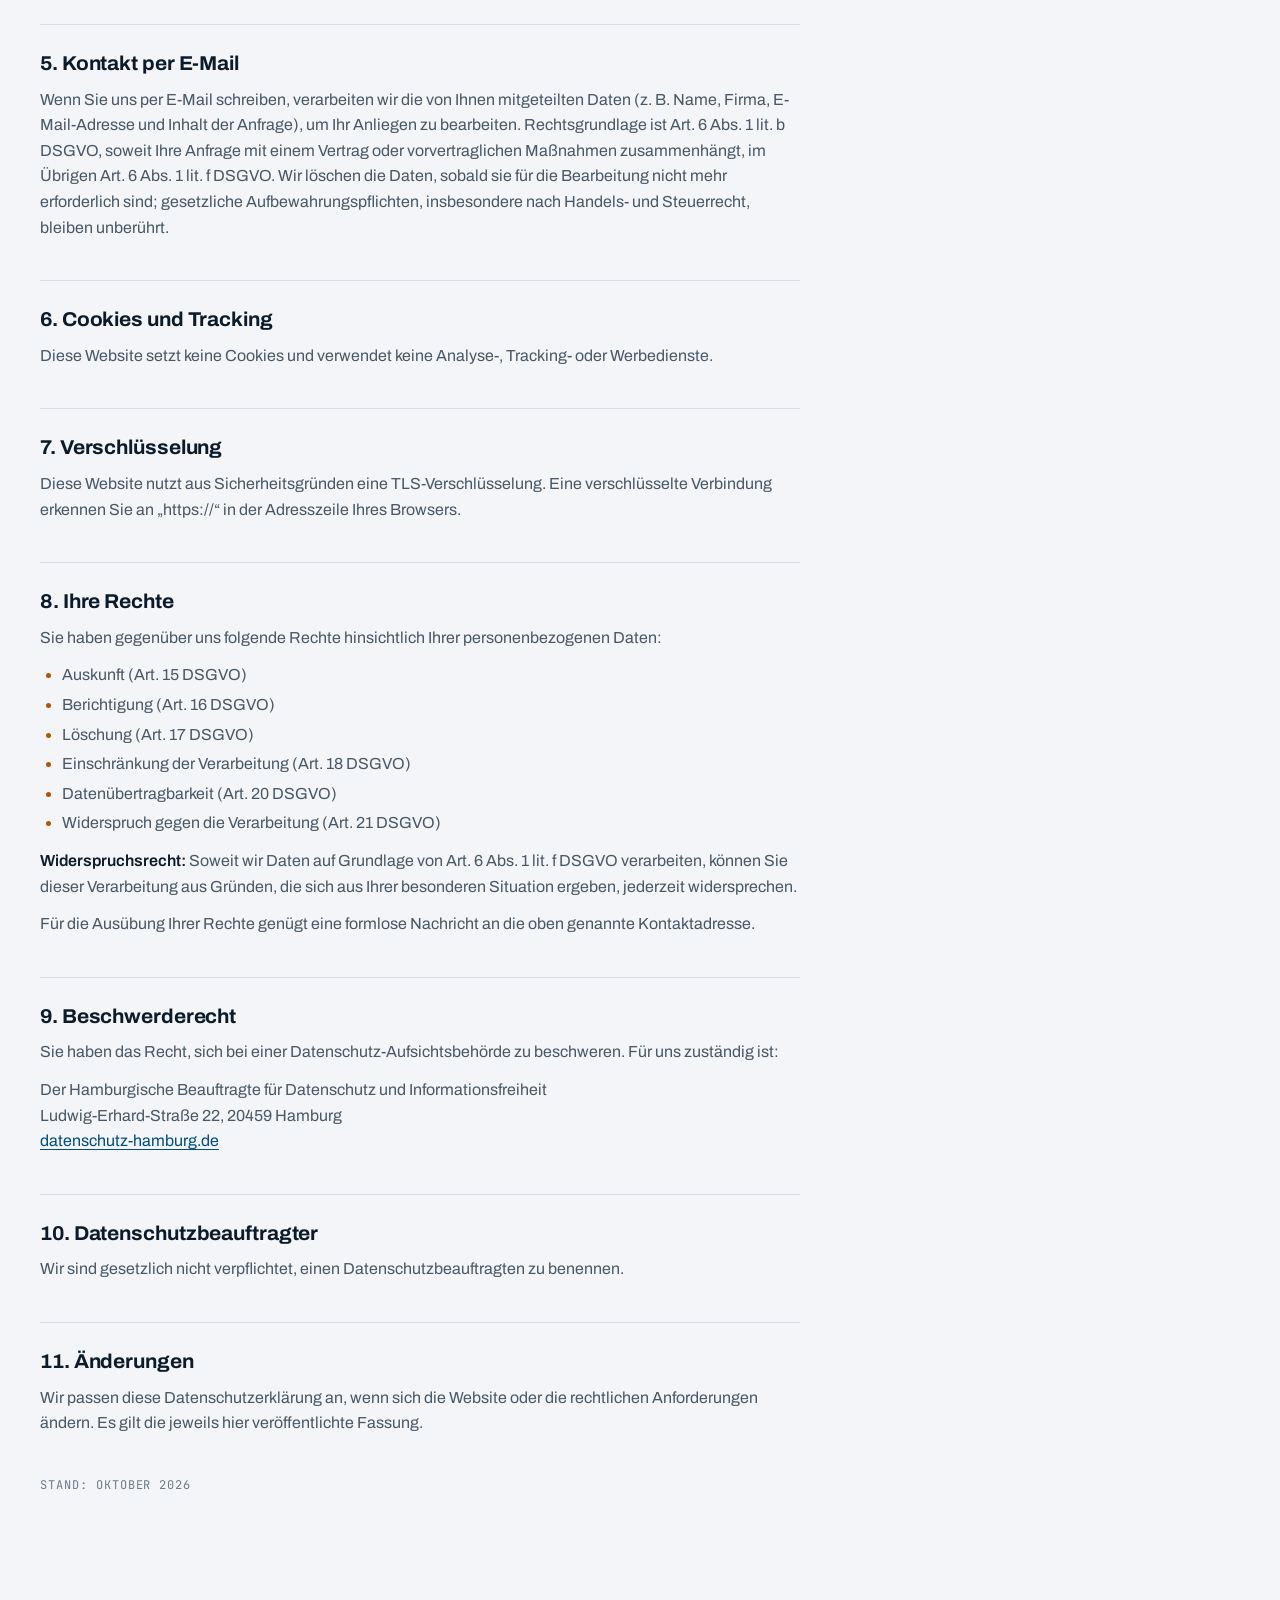
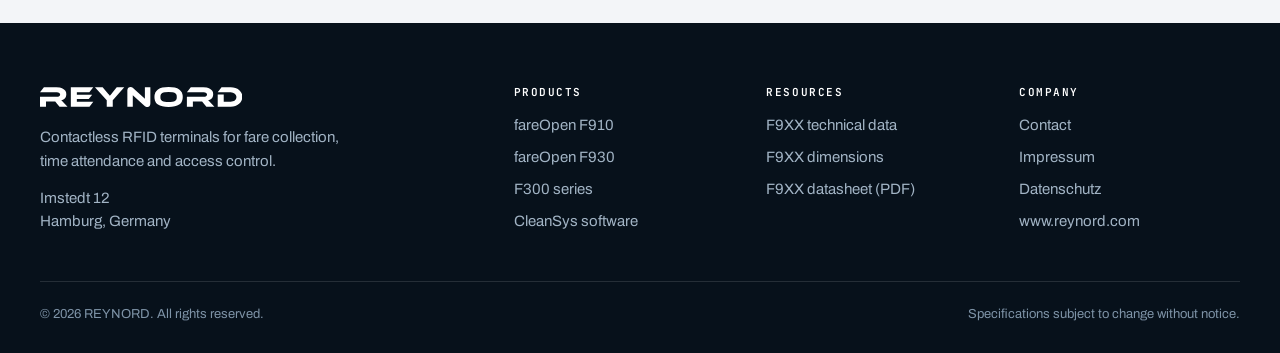
<file: datenschutz.html>
<!doctype html>
<html lang="de">
<head>
<meta charset="utf-8">
<meta name="viewport" content="width=device-width, initial-scale=1">
<title>Datenschutzerklärung | REYNORD</title>
<meta name="description" content="Datenschutzerklärung von REYNORD, Hamburg.">
<meta name="theme-color" content="#004D7F">
<link rel="icon" href="favicon.ico" sizes="any">
<link rel="icon" href="assets/img/favicon.svg" type="image/svg+xml">
<link rel="apple-touch-icon" href="assets/img/apple-touch-icon.png">
<link rel="preconnect" href="https://fonts.googleapis.com">
<link rel="preconnect" href="https://fonts.gstatic.com" crossorigin>
<link rel="stylesheet" href="https://fonts.googleapis.com/css2?family=Archivo:wdth,wght@62..125,100..900&family=JetBrains+Mono:wght@400;500;600&display=swap">
<link rel="stylesheet" href="assets/css/site.css">
</head>
<body>

<svg width="0" height="0" style="position:absolute" aria-hidden="true" focusable="false">
  <symbol id="logo" viewBox="61 -680 6991 691"><path d="M1012 0H735L586 -177H268V0H61V-342H643Q691 -342 724.0 -362.0Q757 -382 757 -417Q757 -456 727.0 -475.5Q697 -495 643 -495H61L196 -669H626Q683 -669 744.0 -658.5Q805 -648 855.0 -621.0Q905 -594 937.5 -548.0Q970 -502 970 -430Q970 -391 958.0 -356.0Q946 -321 923.5 -293.0Q901 -265 868.5 -245.5Q836 -226 795 -218Q812 -205 833.0 -185.0Q854 -165 889 -130ZM1903 -172 1770 0H1126V-669H1901L1767 -495H1334V-415H1864L1745 -263H1334V-172ZM2972 -669 2575 -221V0H2367V-222L1959 -669H2225L2385 -483Q2393 -474 2406.0 -459.5Q2419 -445 2433.0 -429.0Q2447 -413 2459.0 -399.0Q2471 -385 2476 -378Q2486 -392 2505.0 -416.0Q2524 -440 2560 -484L2712 -669ZM3760 11Q3740 11 3720.5 4.5Q3701 -2 3677 -25L3267 -393V0H3079V-555Q3079 -588 3088.5 -612.0Q3098 -636 3113.5 -651.0Q3129 -666 3149.5 -673.0Q3170 -680 3192 -680Q3211 -680 3230.5 -673.5Q3250 -667 3275 -644L3685 -276V-669H3874V-115Q3874 -82 3864.5 -58.0Q3855 -34 3839.5 -18.5Q3824 -3 3803.0 4.0Q3782 11 3760 11ZM4504 -680Q4748 -680 4870.5 -597.0Q4993 -514 4993 -335Q4993 -155 4871.0 -72.0Q4749 11 4504 11Q4258 11 4136.5 -72.0Q4015 -155 4015 -335Q4015 -514 4137.0 -597.0Q4259 -680 4504 -680ZM4504 -163Q4582 -163 4636.0 -169.5Q4690 -176 4723.5 -195.0Q4757 -214 4772.0 -247.5Q4787 -281 4787 -335Q4787 -389 4772.0 -422.5Q4757 -456 4723.5 -474.5Q4690 -493 4636.0 -499.5Q4582 -506 4504 -506Q4426 -506 4372.0 -499.5Q4318 -493 4284.5 -474.5Q4251 -456 4236.0 -422.5Q4221 -389 4221 -335Q4221 -281 4236.0 -247.5Q4251 -214 4284.5 -195.0Q4318 -176 4372.0 -169.5Q4426 -163 4504 -163ZM6087 0H5810L5661 -177H5343V0H5136V-342H5718Q5766 -342 5799.0 -362.0Q5832 -382 5832 -417Q5832 -456 5802.0 -475.5Q5772 -495 5718 -495H5136L5271 -669H5701Q5758 -669 5819.0 -658.5Q5880 -648 5930.0 -621.0Q5980 -594 6012.5 -548.0Q6045 -502 6045 -430Q6045 -391 6033.0 -356.0Q6021 -321 5998.5 -293.0Q5976 -265 5943.5 -245.5Q5911 -226 5870 -218Q5887 -205 5908.0 -185.0Q5929 -165 5964 -130ZM7052 -341Q7052 -268 7021.5 -205.5Q6991 -143 6937.5 -97.5Q6884 -52 6810.0 -26.0Q6736 0 6649 0H6201V-417H6409V-172H6649Q6692 -172 6728.5 -183.5Q6765 -195 6791.0 -216.0Q6817 -237 6832.0 -266.5Q6847 -296 6847 -332Q6847 -367 6832.0 -397.0Q6817 -427 6790.0 -448.5Q6763 -470 6727.0 -482.5Q6691 -495 6649 -495H6201L6333 -669H6649Q6737 -669 6811.0 -645.0Q6885 -621 6938.5 -577.5Q6992 -534 7022.0 -473.5Q7052 -413 7052 -341Z"/></symbol>
</svg>

<a class="skip" href="#main">Zum Inhalt springen</a>

<header class="site-header">
  <div class="wrap header-row">
    <a class="brand" href="index.html" aria-label="REYNORD Startseite">
      <svg class="logo" viewBox="0 0 6991 691" aria-hidden="true"><use href="#logo"/></svg>
    </a>
    <button class="nav-toggle" type="button" aria-expanded="false" aria-controls="site-nav">
      <span class="sr-only">Menü</span><span class="bars" aria-hidden="true"></span>
    </button>
    <nav id="site-nav" class="site-nav" aria-label="Main">
      <a href="index.html#products">Products</a>
      <a href="index.html#fareopen">fareOpen F9XX</a>
      <a href="index.html#f300">F300</a>
      <a href="software.html">Software</a>
      <a href="index.html#f9xx-specs">Technical data</a>
      <a class="btn btn-primary btn-sm" href="index.html#contact">Contact</a>
    </nav>
  </div>
</header>

<main id="main" class="legal">
  <div class="wrap">
    <div class="legal-inner">
      <p class="eyebrow">Rechtliches · Privacy policy</p>
      <h1>Datenschutz&shy;erklärung</h1>
      <p class="lead">Wie wir mit personenbezogenen Daten umgehen, wenn Sie diese Website besuchen oder uns kontaktieren. <span lang="en">This privacy policy is provided in German.</span></p>

      <h2>1. Verantwortlicher</h2>
      <p>Verantwortlich für die Datenverarbeitung auf dieser Website im Sinne der Datenschutz-Grundverordnung (DSGVO) ist:</p>
      <address>
        <strong>REYNORD</strong><br>
        Inhaber: A. Altunay<br>
        Imstedt 12<br>
        <mark class="todo">PLZ</mark> Hamburg, Deutschland<br>
        E-Mail: <a href="mailto:info@reynord.com">info@reynord.com</a>
      </address>

      <h2>2. Überblick</h2>
      <p>Diese Website informiert über unsere Produkte. Sie enthält keine Kontaktformulare, kein Kundenkonto, keinen Newsletter und keine Analyse- oder Werbedienste. Personenbezogene Daten fallen nur in folgenden Fällen an: beim technischen Abruf der Seiten, beim Laden der Schriftarten und wenn Sie uns per E-Mail schreiben.</p>

      <h2>3. Hosting und Server-Logfiles</h2>
      <!-- TODO: name the hosting provider and the log retention period, and confirm a data processing agreement (Art. 28 DSGVO) is in place -->
      <p>Diese Website wird bei <mark class="todo">Hosting-Anbieter, Anschrift ergänzen</mark> betrieben. Bei jedem Aufruf speichert der Server automatisch Informationen, die Ihr Browser übermittelt (Server-Logfiles):</p>
      <ul>
        <li>IP-Adresse des anfragenden Geräts</li>
        <li>Datum und Uhrzeit des Zugriffs</li>
        <li>aufgerufene Seite oder Datei und übertragene Datenmenge</li>
        <li>Referrer-URL (zuvor besuchte Seite)</li>
        <li>Browsertyp, Browserversion und Betriebssystem</li>
      </ul>
      <p>Diese Daten sind technisch erforderlich, um die Website auszuliefern sowie ihre Stabilität und Sicherheit zu gewährleisten. Rechtsgrundlage ist Art. 6 Abs. 1 lit. f DSGVO. Die Logfiles werden nach <mark class="todo">Anzahl</mark> Tagen gelöscht, sofern sie nicht zur Aufklärung eines Sicherheitsvorfalls benötigt werden. Mit dem Hosting-Anbieter besteht ein Vertrag zur Auftragsverarbeitung nach Art. 28 DSGVO.</p>

      <h2>4. Google Fonts</h2>
      <!-- TODO: recommended — host the two fonts on this server and delete this section; German courts have found remote Google Fonts embedding without consent unlawful (LG München I, 3 O 17493/20) -->
      <p>Für eine einheitliche Darstellung lädt diese Website die Schriftarten „Archivo“ und „JetBrains Mono“ über den Dienst Google Fonts. Anbieter ist die Google Ireland Limited, Gordon House, Barrow Street, Dublin 4, Irland. Beim Aufruf einer Seite ruft Ihr Browser die Schriftdateien von Servern von Google ab; dabei wird Ihre IP-Adresse an Google übermittelt.</p>
      <p>Eine Übermittlung von Daten in die USA kann nicht ausgeschlossen werden. Die Google LLC ist unter dem EU-US Data Privacy Framework zertifiziert. Rechtsgrundlage ist Art. 6 Abs. 1 lit. f DSGVO; unser berechtigtes Interesse liegt in einer einheitlichen und gut lesbaren Darstellung der Website. Weitere Informationen finden Sie in der <a href="https://policies.google.com/privacy" rel="noopener">Datenschutzerklärung von Google</a>.</p>

      <h2>5. Kontakt per E-Mail</h2>
      <p>Wenn Sie uns per E-Mail schreiben, verarbeiten wir die von Ihnen mitgeteilten Daten (z. B. Name, Firma, E-Mail-Adresse und Inhalt der Anfrage), um Ihr Anliegen zu bearbeiten. Rechtsgrundlage ist Art. 6 Abs. 1 lit. b DSGVO, soweit Ihre Anfrage mit einem Vertrag oder vorvertraglichen Maßnahmen zusammenhängt, im Übrigen Art. 6 Abs. 1 lit. f DSGVO. Wir löschen die Daten, sobald sie für die Bearbeitung nicht mehr erforderlich sind; gesetzliche Aufbewahrungspflichten, insbesondere nach Handels- und Steuerrecht, bleiben unberührt.</p>

      <h2>6. Cookies und Tracking</h2>
      <!-- TODO: update this section if analytics, maps, videos or other third-party services are added -->
      <p>Diese Website setzt keine Cookies und verwendet keine Analyse-, Tracking- oder Werbedienste.</p>

      <h2>7. Verschlüsselung</h2>
      <p>Diese Website nutzt aus Sicherheitsgründen eine TLS-Verschlüsselung. Eine verschlüsselte Verbindung erkennen Sie an „https://“ in der Adresszeile Ihres Browsers.</p>

      <h2>8. Ihre Rechte</h2>
      <p>Sie haben gegenüber uns folgende Rechte hinsichtlich Ihrer personenbezogenen Daten:</p>
      <ul>
        <li>Auskunft (Art. 15 DSGVO)</li>
        <li>Berichtigung (Art. 16 DSGVO)</li>
        <li>Löschung (Art. 17 DSGVO)</li>
        <li>Einschränkung der Verarbeitung (Art. 18 DSGVO)</li>
        <li>Datenübertragbarkeit (Art. 20 DSGVO)</li>
        <li>Widerspruch gegen die Verarbeitung (Art. 21 DSGVO)</li>
      </ul>
      <p><strong>Widerspruchsrecht:</strong> Soweit wir Daten auf Grundlage von Art. 6 Abs. 1 lit. f DSGVO verarbeiten, können Sie dieser Verarbeitung aus Gründen, die sich aus Ihrer besonderen Situation ergeben, jederzeit widersprechen.</p>
      <p>Für die Ausübung Ihrer Rechte genügt eine formlose Nachricht an die oben genannte Kontaktadresse.</p>

      <h2>9. Beschwerderecht</h2>
      <p>Sie haben das Recht, sich bei einer Datenschutz-Aufsichtsbehörde zu beschweren. Für uns zuständig ist:</p>
      <address>
        Der Hamburgische Beauftragte für Datenschutz und Informationsfreiheit<br>
        Ludwig-Erhard-Straße 22, 20459 Hamburg<br>
        <a href="https://datenschutz-hamburg.de" rel="noopener">datenschutz-hamburg.de</a>
      </address>

      <h2>10. Datenschutzbeauftragter</h2>
      <!-- TODO: confirm; a data protection officer is required from 20 people regularly processing personal data (§ 38 BDSG) -->
      <p>Wir sind gesetzlich nicht verpflichtet, einen Datenschutzbeauftragten zu benennen.</p>

      <h2>11. Änderungen</h2>
      <p>Wir passen diese Datenschutzerklärung an, wenn sich die Website oder die rechtlichen Anforderungen ändern. Es gilt die jeweils hier veröffentlichte Fassung.</p>
      <p class="legal-date">Stand: Oktober 2026</p>
    </div>
  </div>
</main>

<footer class="site-footer">
  <div class="wrap footer-grid">
    <div class="footer-brand">
      <svg class="logo" viewBox="0 0 6991 691" role="img" aria-label="REYNORD"><use href="#logo"/></svg>
      <p>Contactless RFID terminals for fare collection, time attendance and access control.</p>
      <address class="footer-address">Imstedt 12<br>Hamburg, Germany</address>
    </div>
    <nav aria-label="Products">
      <h2>Products</h2>
      <a href="index.html#fareopen">fareOpen F910</a>
      <a href="index.html#fareopen">fareOpen F930</a>
      <a href="index.html#f300">F300 series</a>
      <a href="software.html">CleanSys software</a>
    </nav>
    <nav aria-label="Resources">
      <h2>Resources</h2>
      <a href="index.html#f9xx-specs">F9XX technical data</a>
      <a href="index.html#dimensions">F9XX dimensions</a>
      <a href="assets/docs/Reynord_F9XX_Validator_Datasheet.pdf" download>F9XX datasheet (PDF)</a>
    </nav>
    <nav aria-label="Company">
      <h2>Company</h2>
      <a href="index.html#contact">Contact</a>
      <a href="impressum.html">Impressum</a>
      <a href="datenschutz.html" aria-current="page">Datenschutz</a>
      <a href="https://www.reynord.com">www.reynord.com</a>
    </nav>
  </div>
  <div class="wrap footer-base">
    <span>© 2026 REYNORD. All rights reserved.</span>
    <span>Specifications subject to change without notice.</span>
  </div>
</footer>

<script src="assets/js/site.js"></script>
</body>
</html>
</file>
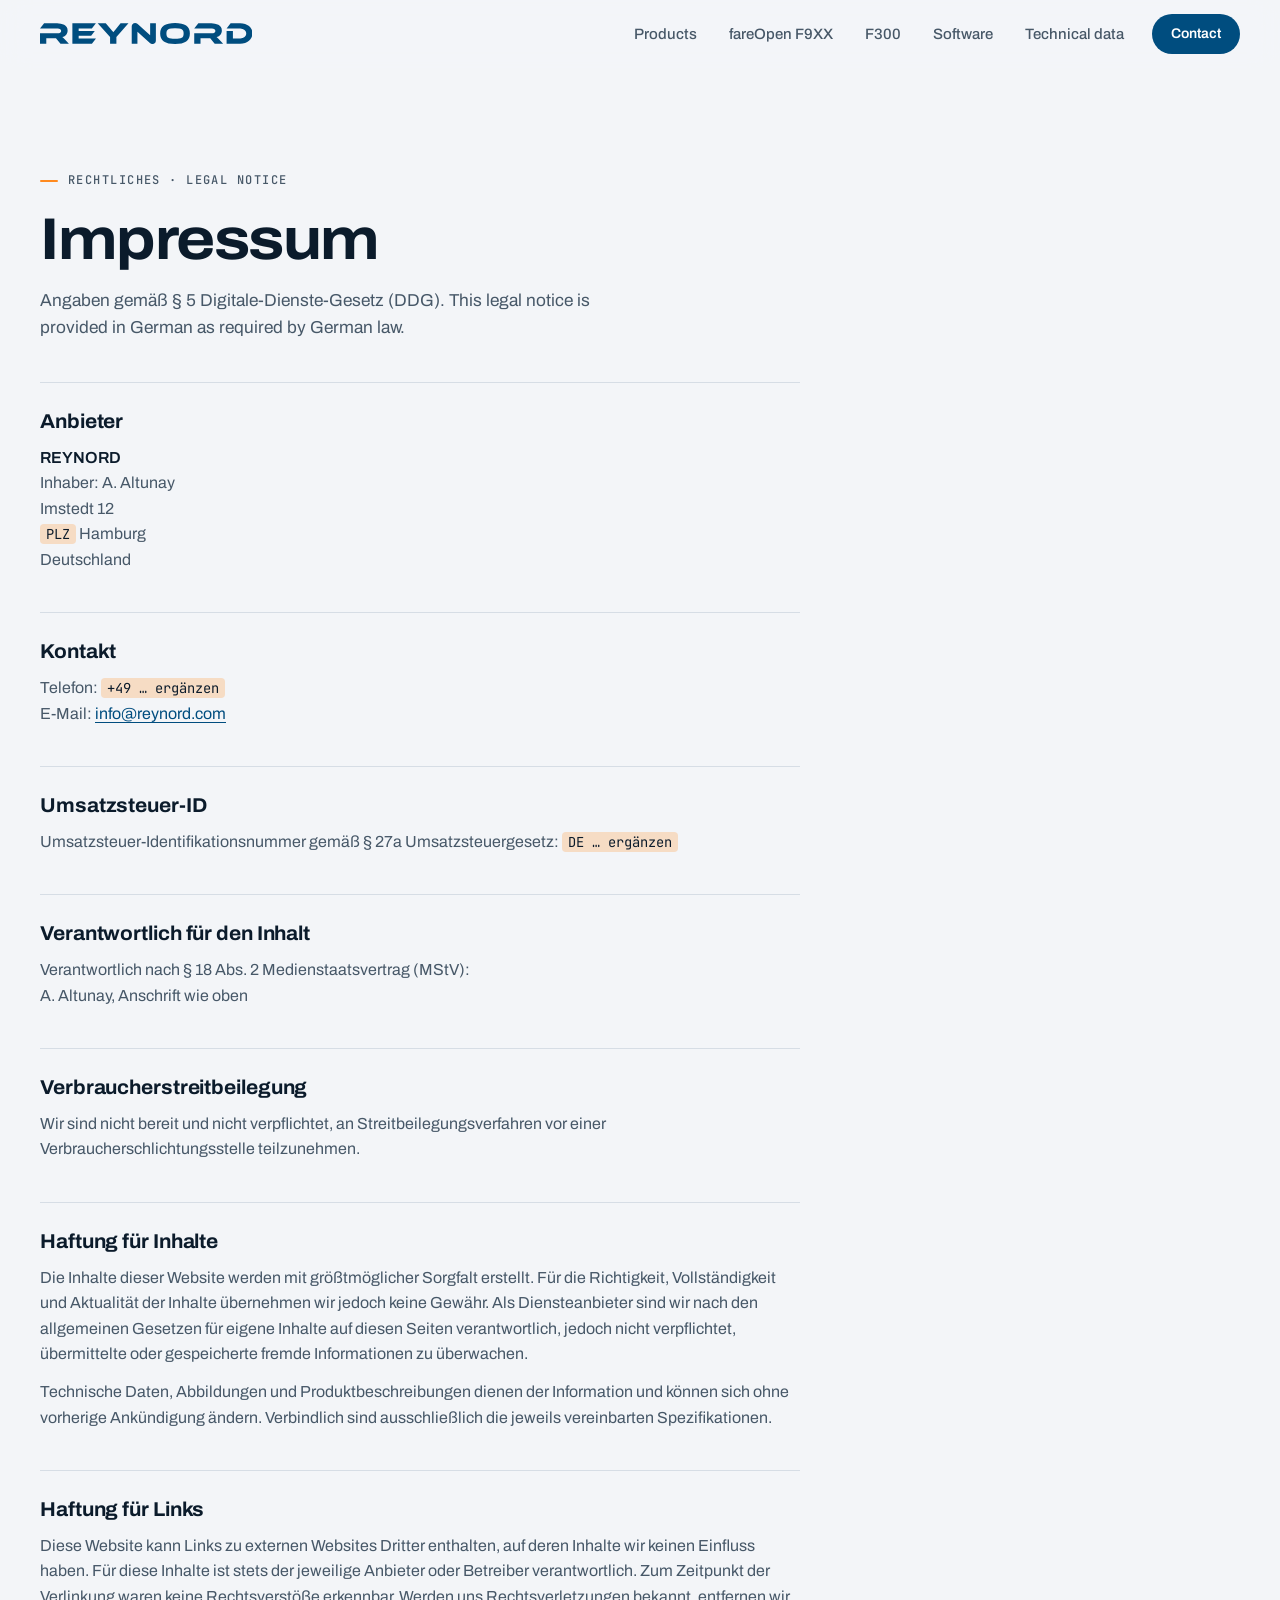
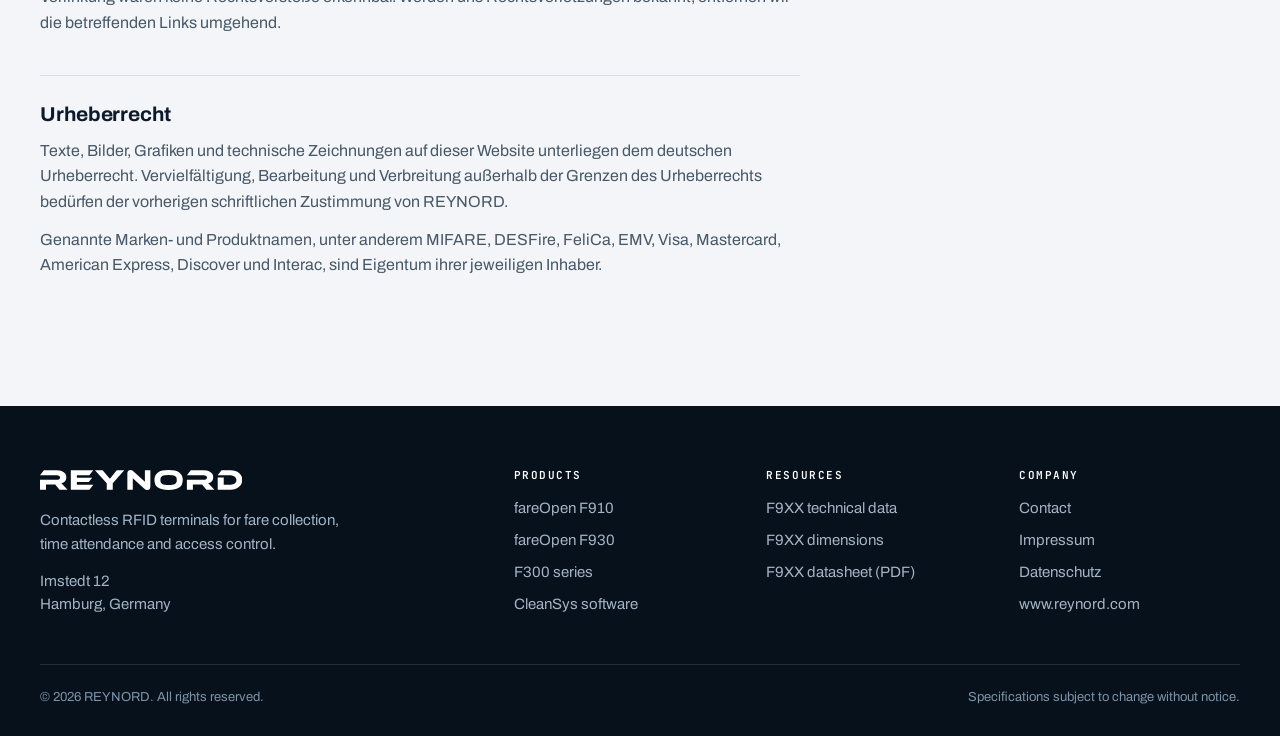
<file: impressum.html>
<!doctype html>
<html lang="de">
<head>
<meta charset="utf-8">
<meta name="viewport" content="width=device-width, initial-scale=1">
<title>Impressum | REYNORD</title>
<meta name="description" content="Impressum und Anbieterkennzeichnung von REYNORD, Hamburg.">
<meta name="theme-color" content="#004D7F">
<link rel="icon" href="favicon.ico" sizes="any">
<link rel="icon" href="assets/img/favicon.svg" type="image/svg+xml">
<link rel="apple-touch-icon" href="assets/img/apple-touch-icon.png">
<link rel="preconnect" href="https://fonts.googleapis.com">
<link rel="preconnect" href="https://fonts.gstatic.com" crossorigin>
<link rel="stylesheet" href="https://fonts.googleapis.com/css2?family=Archivo:wdth,wght@62..125,100..900&family=JetBrains+Mono:wght@400;500;600&display=swap">
<link rel="stylesheet" href="assets/css/site.css">
</head>
<body>

<svg width="0" height="0" style="position:absolute" aria-hidden="true" focusable="false">
  <symbol id="logo" viewBox="61 -680 6991 691"><path d="M1012 0H735L586 -177H268V0H61V-342H643Q691 -342 724.0 -362.0Q757 -382 757 -417Q757 -456 727.0 -475.5Q697 -495 643 -495H61L196 -669H626Q683 -669 744.0 -658.5Q805 -648 855.0 -621.0Q905 -594 937.5 -548.0Q970 -502 970 -430Q970 -391 958.0 -356.0Q946 -321 923.5 -293.0Q901 -265 868.5 -245.5Q836 -226 795 -218Q812 -205 833.0 -185.0Q854 -165 889 -130ZM1903 -172 1770 0H1126V-669H1901L1767 -495H1334V-415H1864L1745 -263H1334V-172ZM2972 -669 2575 -221V0H2367V-222L1959 -669H2225L2385 -483Q2393 -474 2406.0 -459.5Q2419 -445 2433.0 -429.0Q2447 -413 2459.0 -399.0Q2471 -385 2476 -378Q2486 -392 2505.0 -416.0Q2524 -440 2560 -484L2712 -669ZM3760 11Q3740 11 3720.5 4.5Q3701 -2 3677 -25L3267 -393V0H3079V-555Q3079 -588 3088.5 -612.0Q3098 -636 3113.5 -651.0Q3129 -666 3149.5 -673.0Q3170 -680 3192 -680Q3211 -680 3230.5 -673.5Q3250 -667 3275 -644L3685 -276V-669H3874V-115Q3874 -82 3864.5 -58.0Q3855 -34 3839.5 -18.5Q3824 -3 3803.0 4.0Q3782 11 3760 11ZM4504 -680Q4748 -680 4870.5 -597.0Q4993 -514 4993 -335Q4993 -155 4871.0 -72.0Q4749 11 4504 11Q4258 11 4136.5 -72.0Q4015 -155 4015 -335Q4015 -514 4137.0 -597.0Q4259 -680 4504 -680ZM4504 -163Q4582 -163 4636.0 -169.5Q4690 -176 4723.5 -195.0Q4757 -214 4772.0 -247.5Q4787 -281 4787 -335Q4787 -389 4772.0 -422.5Q4757 -456 4723.5 -474.5Q4690 -493 4636.0 -499.5Q4582 -506 4504 -506Q4426 -506 4372.0 -499.5Q4318 -493 4284.5 -474.5Q4251 -456 4236.0 -422.5Q4221 -389 4221 -335Q4221 -281 4236.0 -247.5Q4251 -214 4284.5 -195.0Q4318 -176 4372.0 -169.5Q4426 -163 4504 -163ZM6087 0H5810L5661 -177H5343V0H5136V-342H5718Q5766 -342 5799.0 -362.0Q5832 -382 5832 -417Q5832 -456 5802.0 -475.5Q5772 -495 5718 -495H5136L5271 -669H5701Q5758 -669 5819.0 -658.5Q5880 -648 5930.0 -621.0Q5980 -594 6012.5 -548.0Q6045 -502 6045 -430Q6045 -391 6033.0 -356.0Q6021 -321 5998.5 -293.0Q5976 -265 5943.5 -245.5Q5911 -226 5870 -218Q5887 -205 5908.0 -185.0Q5929 -165 5964 -130ZM7052 -341Q7052 -268 7021.5 -205.5Q6991 -143 6937.5 -97.5Q6884 -52 6810.0 -26.0Q6736 0 6649 0H6201V-417H6409V-172H6649Q6692 -172 6728.5 -183.5Q6765 -195 6791.0 -216.0Q6817 -237 6832.0 -266.5Q6847 -296 6847 -332Q6847 -367 6832.0 -397.0Q6817 -427 6790.0 -448.5Q6763 -470 6727.0 -482.5Q6691 -495 6649 -495H6201L6333 -669H6649Q6737 -669 6811.0 -645.0Q6885 -621 6938.5 -577.5Q6992 -534 7022.0 -473.5Q7052 -413 7052 -341Z"/></symbol>
</svg>

<a class="skip" href="#main">Zum Inhalt springen</a>

<header class="site-header">
  <div class="wrap header-row">
    <a class="brand" href="index.html" aria-label="REYNORD Startseite">
      <svg class="logo" viewBox="0 0 6991 691" aria-hidden="true"><use href="#logo"/></svg>
    </a>
    <button class="nav-toggle" type="button" aria-expanded="false" aria-controls="site-nav">
      <span class="sr-only">Menü</span><span class="bars" aria-hidden="true"></span>
    </button>
    <nav id="site-nav" class="site-nav" aria-label="Main">
      <a href="index.html#products">Products</a>
      <a href="index.html#fareopen">fareOpen F9XX</a>
      <a href="index.html#f300">F300</a>
      <a href="software.html">Software</a>
      <a href="index.html#f9xx-specs">Technical data</a>
      <a class="btn btn-primary btn-sm" href="index.html#contact">Contact</a>
    </nav>
  </div>
</header>

<main id="main" class="legal">
  <div class="wrap">
    <div class="legal-inner">
      <p class="eyebrow">Rechtliches · Legal notice</p>
      <h1>Impressum</h1>
      <p class="lead">Angaben gemäß § 5 Digitale-Dienste-Gesetz (DDG). <span lang="en">This legal notice is provided in German as required by German law.</span></p>

      <h2>Anbieter</h2>
      <!-- TODO: add the postcode; a full postal address is required -->
      <address>
        <strong>REYNORD</strong><br>
        Inhaber: A. Altunay<br>
        Imstedt 12<br>
        <mark class="todo">PLZ</mark> Hamburg<br>
        Deutschland
      </address>

      <h2>Kontakt</h2>
      <!-- TODO: confirm the e-mail address and add a phone number before going live -->
      <p>
        Telefon: <mark class="todo">+49 … ergänzen</mark><br>
        E-Mail: <a href="mailto:info@reynord.com">info@reynord.com</a>
      </p>

      <h2>Umsatzsteuer-ID</h2>
      <!-- TODO: enter the VAT ID, or remove this section if none has been issued -->
      <p>Umsatzsteuer-Identifikationsnummer gemäß § 27a Umsatzsteuergesetz: <mark class="todo">DE … ergänzen</mark></p>

      <h2>Verantwortlich für den Inhalt</h2>
      <p>Verantwortlich nach § 18 Abs. 2 Medienstaatsvertrag (MStV):<br>
        A. Altunay, Anschrift wie oben</p>

      <h2>Verbraucherstreitbeilegung</h2>
      <p>Wir sind nicht bereit und nicht verpflichtet, an Streitbeilegungsverfahren vor einer Verbraucherschlichtungsstelle teilzunehmen.</p>

      <h2>Haftung für Inhalte</h2>
      <p>Die Inhalte dieser Website werden mit größtmöglicher Sorgfalt erstellt. Für die Richtigkeit, Vollständigkeit und Aktualität der Inhalte übernehmen wir jedoch keine Gewähr. Als Diensteanbieter sind wir nach den allgemeinen Gesetzen für eigene Inhalte auf diesen Seiten verantwortlich, jedoch nicht verpflichtet, übermittelte oder gespeicherte fremde Informationen zu überwachen.</p>
      <p>Technische Daten, Abbildungen und Produktbeschreibungen dienen der Information und können sich ohne vorherige Ankündigung ändern. Verbindlich sind ausschließlich die jeweils vereinbarten Spezifikationen.</p>

      <h2>Haftung für Links</h2>
      <p>Diese Website kann Links zu externen Websites Dritter enthalten, auf deren Inhalte wir keinen Einfluss haben. Für diese Inhalte ist stets der jeweilige Anbieter oder Betreiber verantwortlich. Zum Zeitpunkt der Verlinkung waren keine Rechtsverstöße erkennbar. Werden uns Rechtsverletzungen bekannt, entfernen wir die betreffenden Links umgehend.</p>

      <h2>Urheberrecht</h2>
      <p>Texte, Bilder, Grafiken und technische Zeichnungen auf dieser Website unterliegen dem deutschen Urheberrecht. Vervielfältigung, Bearbeitung und Verbreitung außerhalb der Grenzen des Urheberrechts bedürfen der vorherigen schriftlichen Zustimmung von REYNORD.</p>
      <p>Genannte Marken- und Produktnamen, unter anderem MIFARE, DESFire, FeliCa, EMV, Visa, Mastercard, American Express, Discover und Interac, sind Eigentum ihrer jeweiligen Inhaber.</p>
    </div>
  </div>
</main>

<footer class="site-footer">
  <div class="wrap footer-grid">
    <div class="footer-brand">
      <svg class="logo" viewBox="0 0 6991 691" role="img" aria-label="REYNORD"><use href="#logo"/></svg>
      <p>Contactless RFID terminals for fare collection, time attendance and access control.</p>
      <address class="footer-address">Imstedt 12<br>Hamburg, Germany</address>
    </div>
    <nav aria-label="Products">
      <h2>Products</h2>
      <a href="index.html#fareopen">fareOpen F910</a>
      <a href="index.html#fareopen">fareOpen F930</a>
      <a href="index.html#f300">F300 series</a>
      <a href="software.html">CleanSys software</a>
    </nav>
    <nav aria-label="Resources">
      <h2>Resources</h2>
      <a href="index.html#f9xx-specs">F9XX technical data</a>
      <a href="index.html#dimensions">F9XX dimensions</a>
      <a href="assets/docs/Reynord_F9XX_Validator_Datasheet.pdf" download>F9XX datasheet (PDF)</a>
    </nav>
    <nav aria-label="Company">
      <h2>Company</h2>
      <a href="index.html#contact">Contact</a>
      <a href="impressum.html" aria-current="page">Impressum</a>
      <a href="datenschutz.html">Datenschutz</a>
      <a href="https://www.reynord.com">www.reynord.com</a>
    </nav>
  </div>
  <div class="wrap footer-base">
    <span>© 2026 REYNORD. All rights reserved.</span>
    <span>Specifications subject to change without notice.</span>
  </div>
</footer>

<script src="assets/js/site.js"></script>
</body>
</html>
</file>
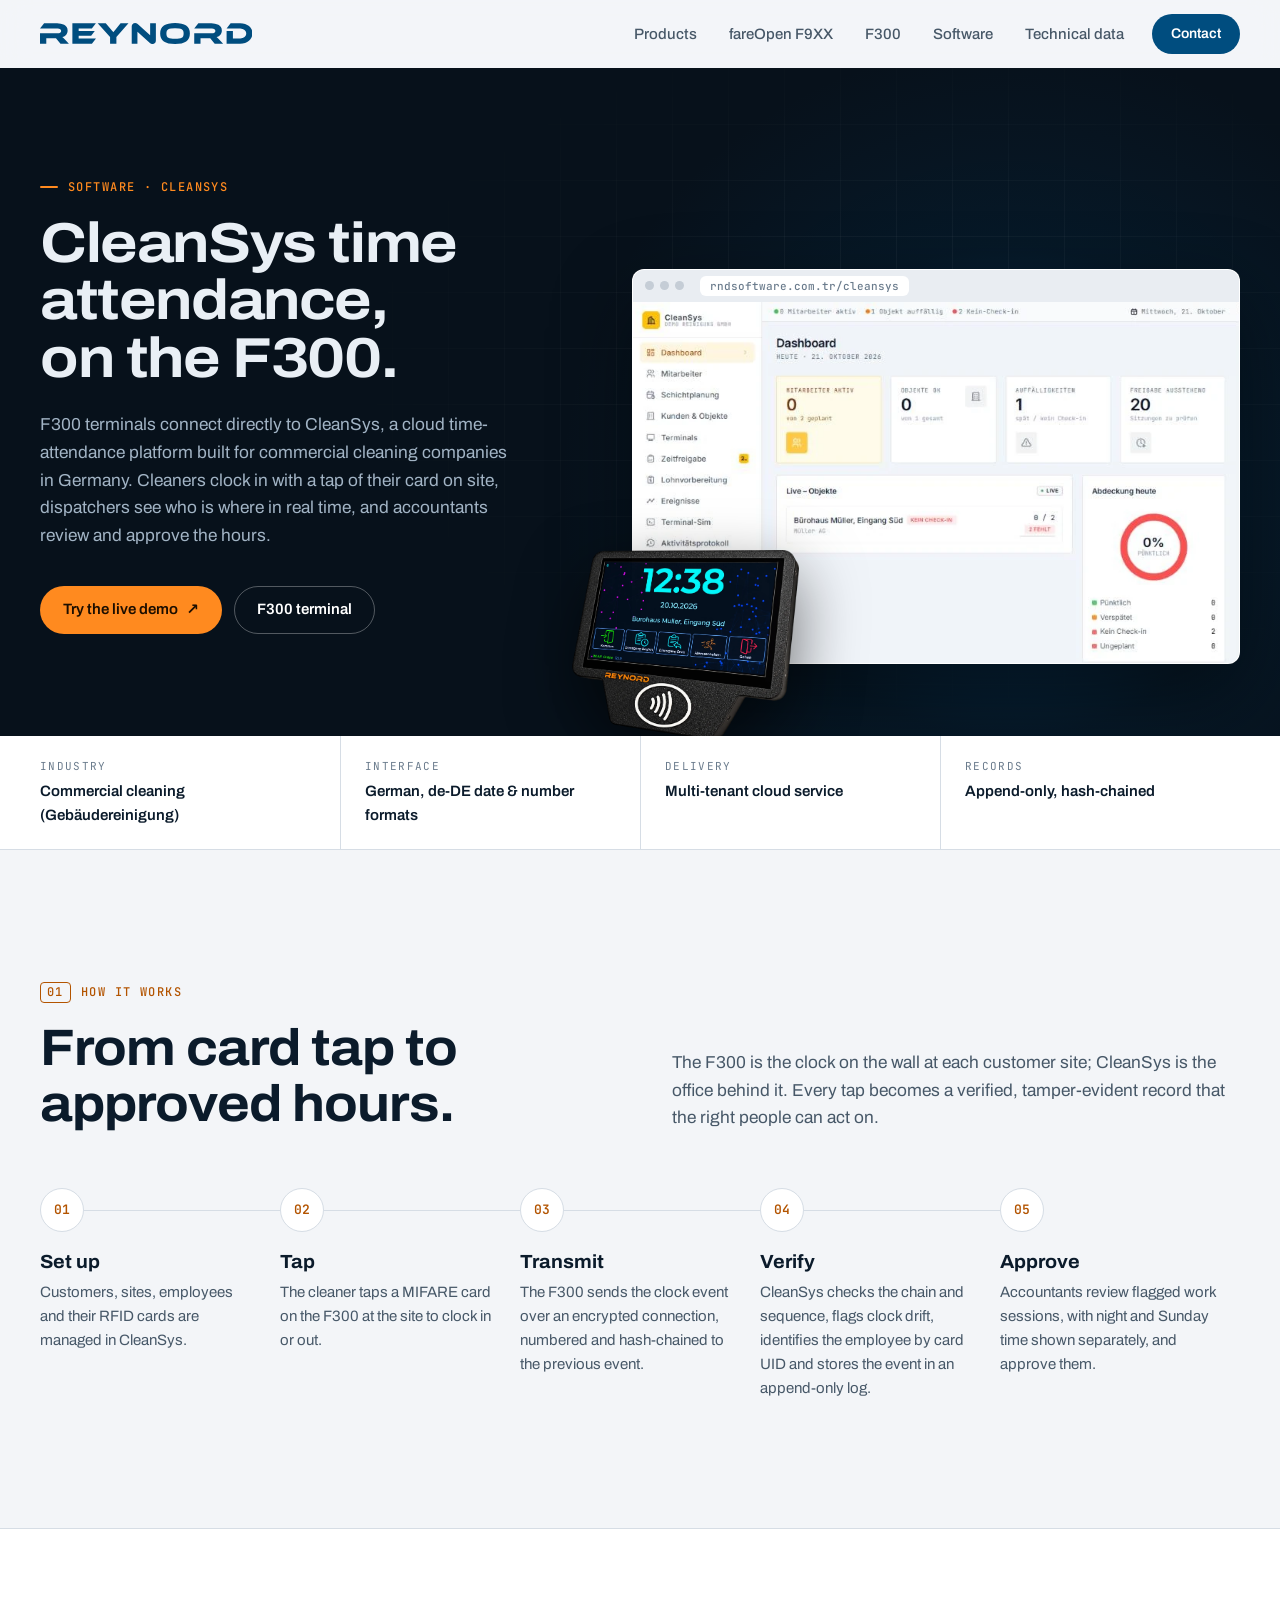
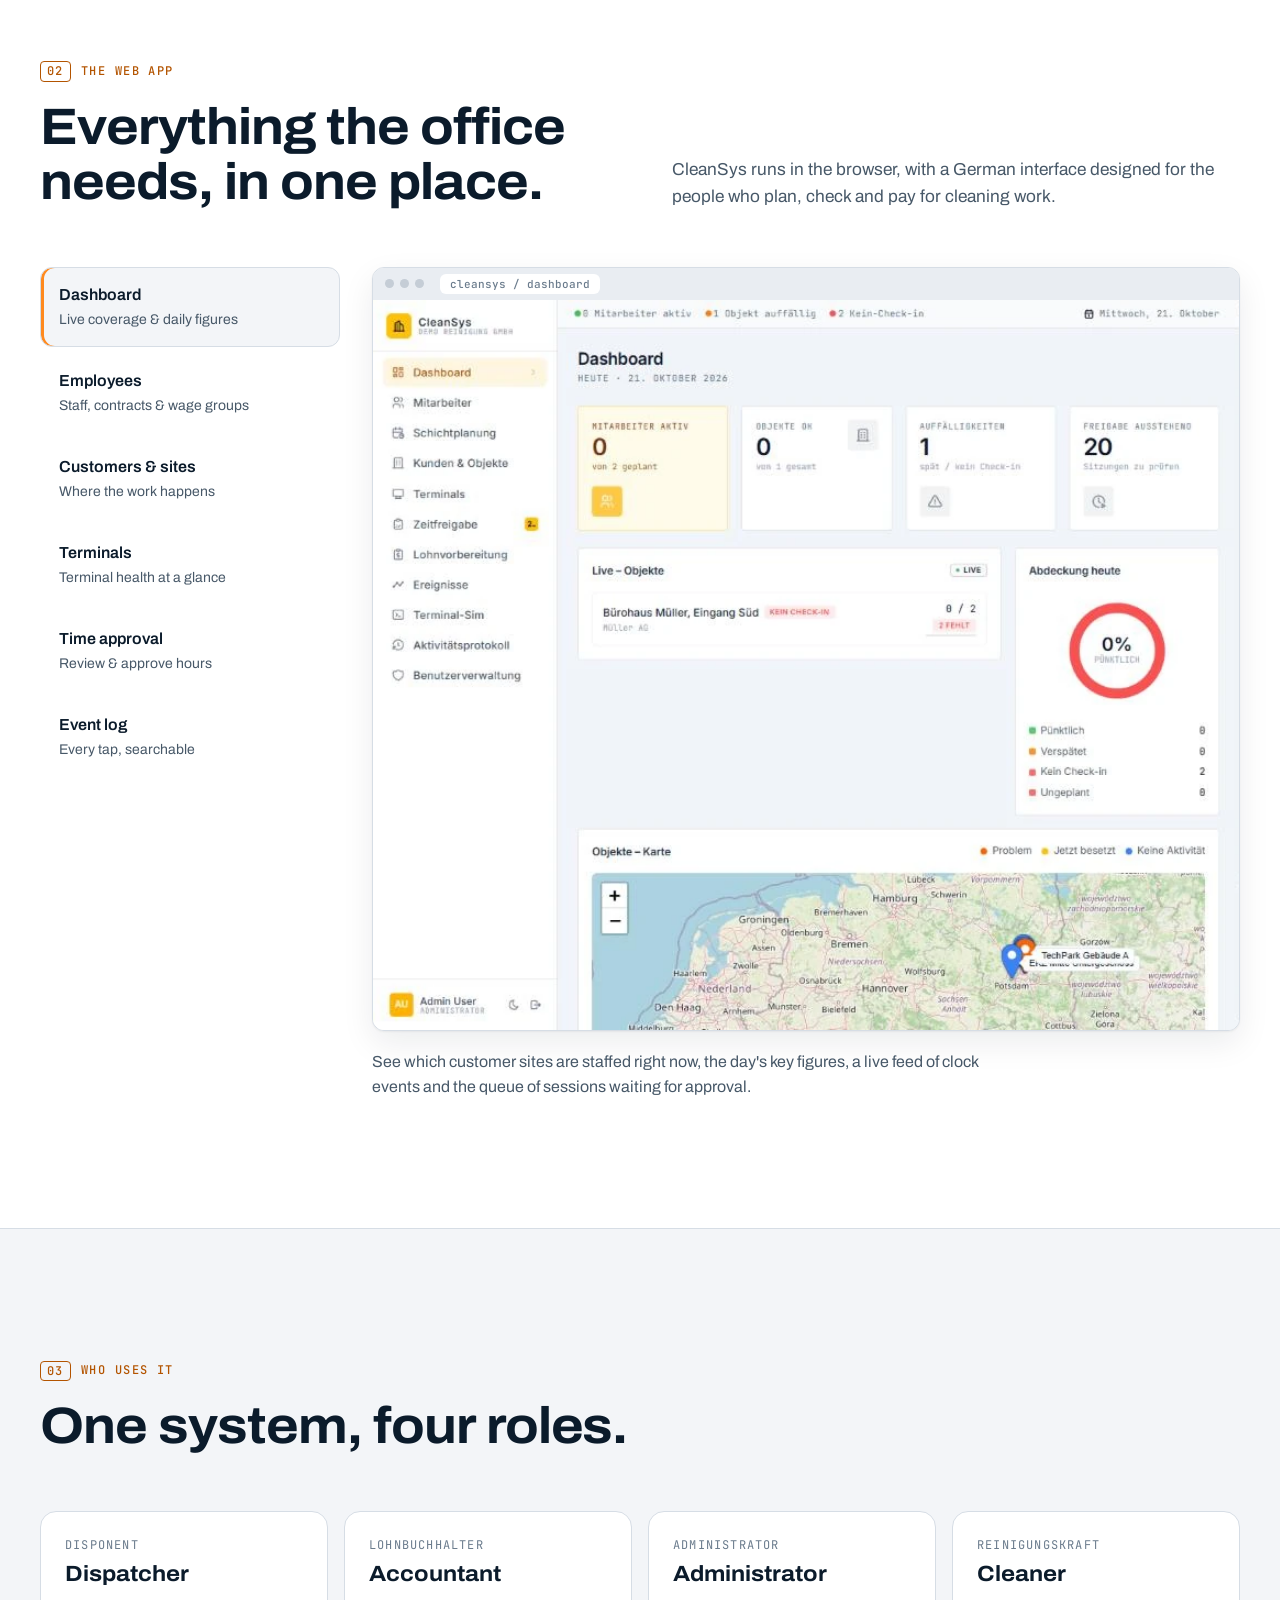
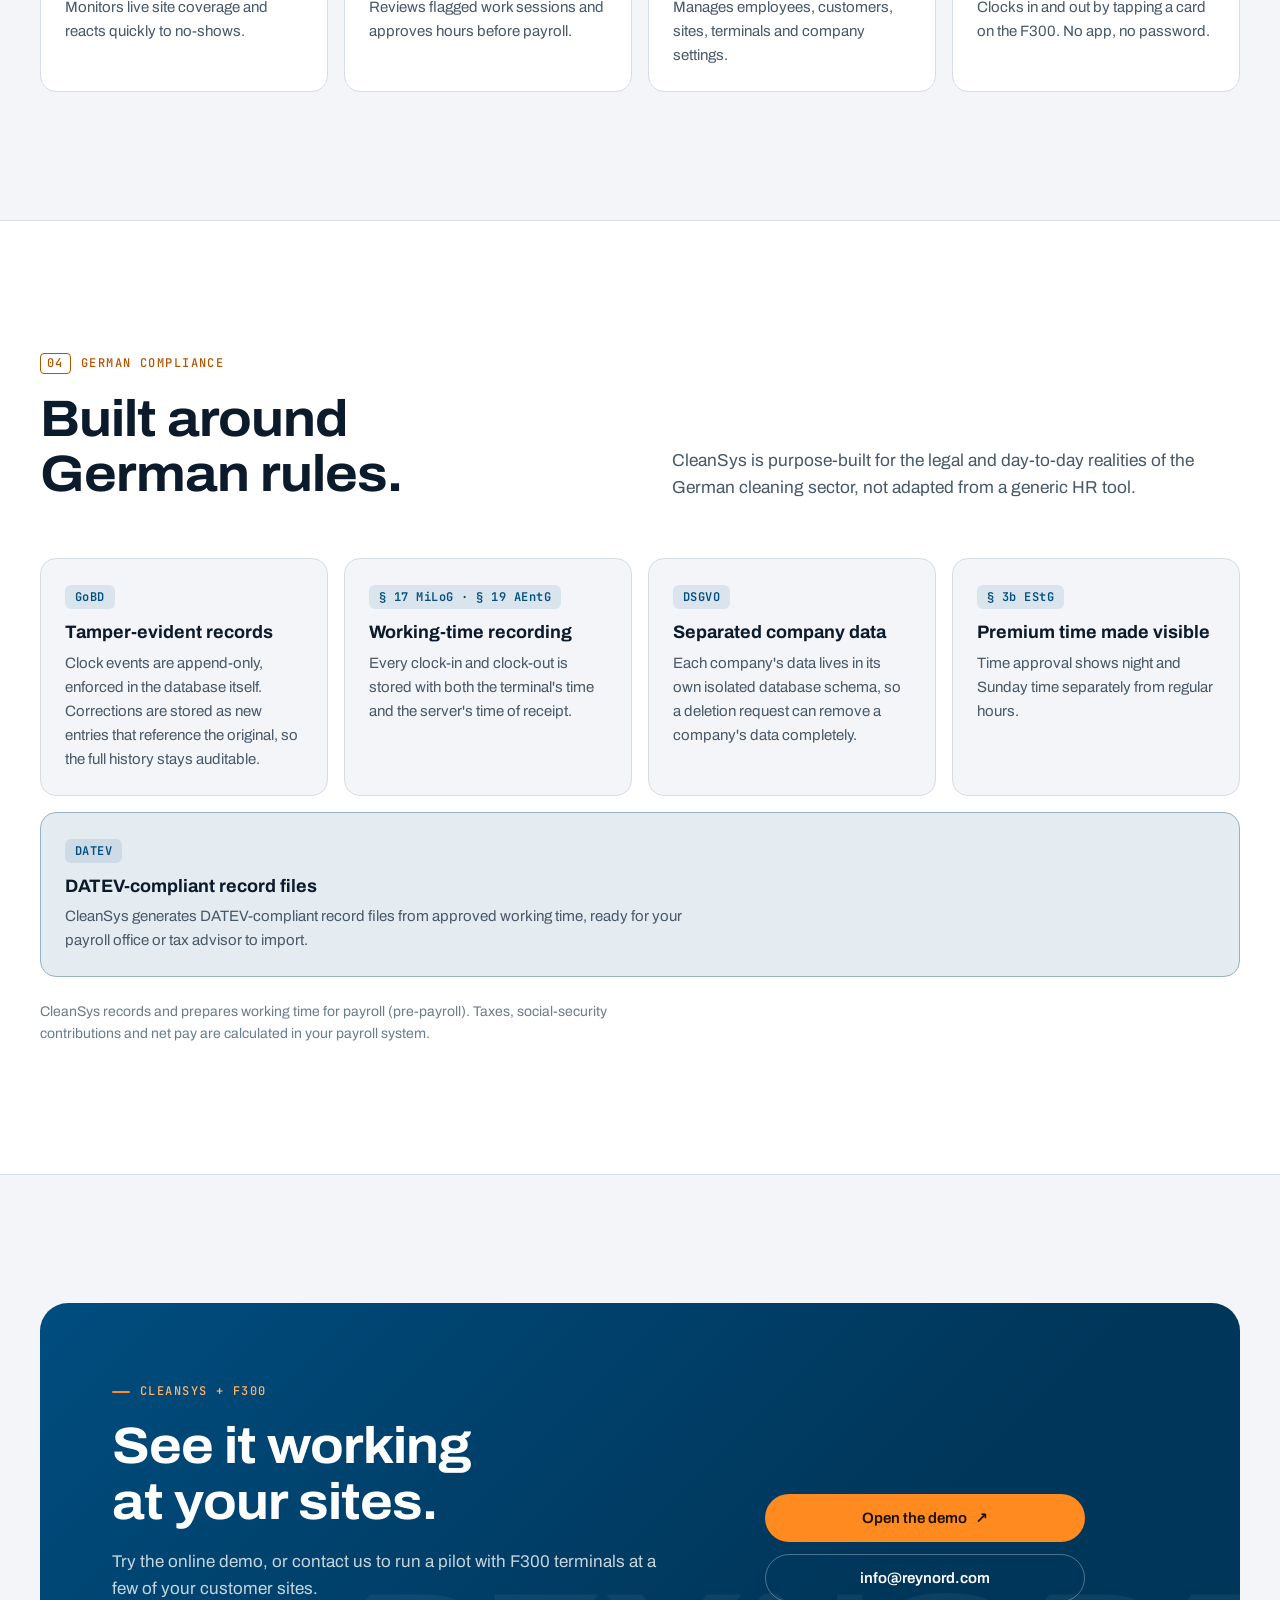
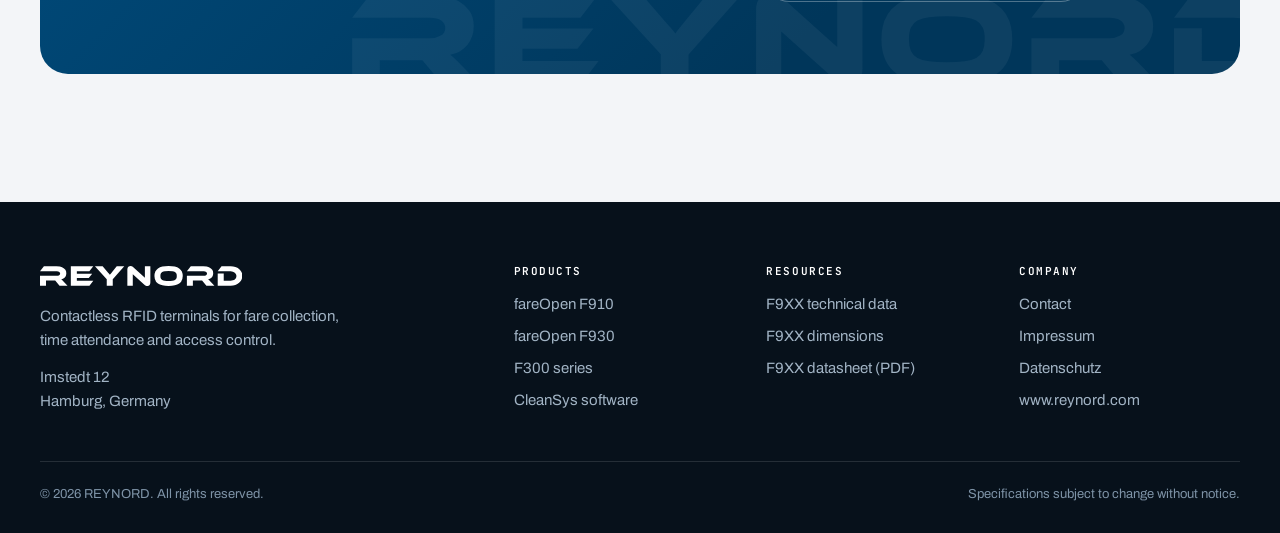
<file: software.html>
<!doctype html>
<html lang="en">
<head>
<meta charset="utf-8">
<meta name="viewport" content="width=device-width, initial-scale=1">
<title>CleanSys Software | REYNORD</title>
<meta name="description" content="F300 terminals connect to CleanSys, a cloud time-attendance platform built for commercial cleaning companies in Germany: card clock-in on site, live site coverage, tamper-evident records and time approval.">
<meta name="theme-color" content="#004D7F">
<link rel="icon" href="favicon.ico" sizes="any">
<link rel="icon" href="assets/img/favicon.svg" type="image/svg+xml">
<link rel="apple-touch-icon" href="assets/img/apple-touch-icon.png">
<link rel="preconnect" href="https://fonts.googleapis.com">
<link rel="preconnect" href="https://fonts.gstatic.com" crossorigin>
<link rel="stylesheet" href="https://fonts.googleapis.com/css2?family=Archivo:wdth,wght@62..125,100..900&family=JetBrains+Mono:wght@400;500;600&display=swap">
<link rel="stylesheet" href="assets/css/site.css">
</head>
<body>

<svg width="0" height="0" style="position:absolute" aria-hidden="true" focusable="false">
  <symbol id="logo" viewBox="61 -680 6991 691"><path d="M1012 0H735L586 -177H268V0H61V-342H643Q691 -342 724.0 -362.0Q757 -382 757 -417Q757 -456 727.0 -475.5Q697 -495 643 -495H61L196 -669H626Q683 -669 744.0 -658.5Q805 -648 855.0 -621.0Q905 -594 937.5 -548.0Q970 -502 970 -430Q970 -391 958.0 -356.0Q946 -321 923.5 -293.0Q901 -265 868.5 -245.5Q836 -226 795 -218Q812 -205 833.0 -185.0Q854 -165 889 -130ZM1903 -172 1770 0H1126V-669H1901L1767 -495H1334V-415H1864L1745 -263H1334V-172ZM2972 -669 2575 -221V0H2367V-222L1959 -669H2225L2385 -483Q2393 -474 2406.0 -459.5Q2419 -445 2433.0 -429.0Q2447 -413 2459.0 -399.0Q2471 -385 2476 -378Q2486 -392 2505.0 -416.0Q2524 -440 2560 -484L2712 -669ZM3760 11Q3740 11 3720.5 4.5Q3701 -2 3677 -25L3267 -393V0H3079V-555Q3079 -588 3088.5 -612.0Q3098 -636 3113.5 -651.0Q3129 -666 3149.5 -673.0Q3170 -680 3192 -680Q3211 -680 3230.5 -673.5Q3250 -667 3275 -644L3685 -276V-669H3874V-115Q3874 -82 3864.5 -58.0Q3855 -34 3839.5 -18.5Q3824 -3 3803.0 4.0Q3782 11 3760 11ZM4504 -680Q4748 -680 4870.5 -597.0Q4993 -514 4993 -335Q4993 -155 4871.0 -72.0Q4749 11 4504 11Q4258 11 4136.5 -72.0Q4015 -155 4015 -335Q4015 -514 4137.0 -597.0Q4259 -680 4504 -680ZM4504 -163Q4582 -163 4636.0 -169.5Q4690 -176 4723.5 -195.0Q4757 -214 4772.0 -247.5Q4787 -281 4787 -335Q4787 -389 4772.0 -422.5Q4757 -456 4723.5 -474.5Q4690 -493 4636.0 -499.5Q4582 -506 4504 -506Q4426 -506 4372.0 -499.5Q4318 -493 4284.5 -474.5Q4251 -456 4236.0 -422.5Q4221 -389 4221 -335Q4221 -281 4236.0 -247.5Q4251 -214 4284.5 -195.0Q4318 -176 4372.0 -169.5Q4426 -163 4504 -163ZM6087 0H5810L5661 -177H5343V0H5136V-342H5718Q5766 -342 5799.0 -362.0Q5832 -382 5832 -417Q5832 -456 5802.0 -475.5Q5772 -495 5718 -495H5136L5271 -669H5701Q5758 -669 5819.0 -658.5Q5880 -648 5930.0 -621.0Q5980 -594 6012.5 -548.0Q6045 -502 6045 -430Q6045 -391 6033.0 -356.0Q6021 -321 5998.5 -293.0Q5976 -265 5943.5 -245.5Q5911 -226 5870 -218Q5887 -205 5908.0 -185.0Q5929 -165 5964 -130ZM7052 -341Q7052 -268 7021.5 -205.5Q6991 -143 6937.5 -97.5Q6884 -52 6810.0 -26.0Q6736 0 6649 0H6201V-417H6409V-172H6649Q6692 -172 6728.5 -183.5Q6765 -195 6791.0 -216.0Q6817 -237 6832.0 -266.5Q6847 -296 6847 -332Q6847 -367 6832.0 -397.0Q6817 -427 6790.0 -448.5Q6763 -470 6727.0 -482.5Q6691 -495 6649 -495H6201L6333 -669H6649Q6737 -669 6811.0 -645.0Q6885 -621 6938.5 -577.5Q6992 -534 7022.0 -473.5Q7052 -413 7052 -341Z"/></symbol>
</svg>

<a class="skip" href="#main">Skip to content</a>

<header class="site-header">
  <div class="wrap header-row">
    <a class="brand" href="index.html" aria-label="REYNORD home">
      <svg class="logo" viewBox="0 0 6991 691" aria-hidden="true"><use href="#logo"/></svg>
    </a>
    <button class="nav-toggle" type="button" aria-expanded="false" aria-controls="site-nav">
      <span class="sr-only">Menu</span><span class="bars" aria-hidden="true"></span>
    </button>
    <nav id="site-nav" class="site-nav" aria-label="Main">
      <a href="index.html#products">Products</a>
      <a href="index.html#fareopen">fareOpen F9XX</a>
      <a href="index.html#f300">F300</a>
      <a href="software.html" aria-current="page">Software</a>
      <a href="index.html#f9xx-specs">Technical data</a>
      <a class="btn btn-primary btn-sm" href="#contact">Contact</a>
    </nav>
  </div>
</header>

<main id="main">

  <!-- ============ HERO ============ -->
  <section class="hero sw-hero" id="top">
    <div class="wrap sw-hero-grid">
      <div class="hero-copy">
        <p class="eyebrow">Software · CleanSys</p>
        <h1>CleanSys time attendance, on the F300.</h1>
        <p class="lead">F300 terminals connect directly to CleanSys, a cloud time-attendance platform built for commercial cleaning companies in Germany. Cleaners clock in with a tap of their card on site, dispatchers see who is where in real time, and accountants review and approve the hours.</p>
        <div class="actions">
          <a class="btn btn-accent" href="https://rndsoftware.com.tr/cleansys/login" target="_blank" rel="noopener">Try the live demo <span aria-hidden="true">↗</span></a>
          <a class="btn btn-ghost" href="index.html#f300">F300 terminal</a>
        </div>
      </div>
      <div class="sw-hero-visual">
        <div class="browser">
          <div class="browser-bar" aria-hidden="true"><i></i><i></i><i></i><span>rndsoftware.com.tr/cleansys</span></div>
          <img src="assets/img/cleansys/dashboard-hero.webp" width="788" height="470"
               alt="CleanSys dashboard with active employees, staffed sites, issues, pending approvals and live site status">
        </div>
        <img class="sw-f300" src="assets/img/f300-front.webp" width="1270" height="1039" alt="">
      </div>
    </div>
  </section>

  <section class="ribbon" aria-label="CleanSys at a glance">
    <div class="wrap ribbon-grid">
      <div><span class="k">Industry</span><span class="v">Commercial cleaning (Gebäudereinigung)</span></div>
      <div><span class="k">Interface</span><span class="v">German, de-DE date &amp; number formats</span></div>
      <div><span class="k">Delivery</span><span class="v">Multi-tenant cloud service</span></div>
      <div><span class="k">Records</span><span class="v">Append-only, hash-chained</span></div>
    </div>
  </section>

  <!-- ============ HOW IT WORKS ============ -->
  <section class="section" id="how" aria-labelledby="how-title">
    <div class="wrap">
      <header class="section-head split">
        <div>
          <p class="eyebrow"><span class="idx">01</span> How it works</p>
          <h2 id="how-title">From card tap to approved hours.</h2>
        </div>
        <p class="lead">The F300 is the clock on the wall at each customer site; CleanSys is the office behind it. Every tap becomes a verified, tamper-evident record that the right people can act on.</p>
      </header>

      <ol class="steps">
        <li>
          <h3>Set up</h3>
          <p>Customers, sites, employees and their RFID cards are managed in CleanSys.</p>
        </li>
        <li>
          <h3>Tap</h3>
          <p>The cleaner taps a MIFARE card on the F300 at the site to clock in or out.</p>
        </li>
        <li>
          <h3>Transmit</h3>
          <p>The F300 sends the clock event over an encrypted connection, numbered and hash-chained to the previous event.</p>
        </li>
        <li>
          <h3>Verify</h3>
          <p>CleanSys checks the chain and sequence, flags clock drift, identifies the employee by card UID and stores the event in an append-only log.</p>
        </li>
        <li>
          <h3>Approve</h3>
          <p>Accountants review flagged work sessions, with night and Sunday time shown separately, and approve them.</p>
        </li>
      </ol>
    </div>
  </section>

  <!-- ============ MODULES ============ -->
  <section class="section section-tint" id="modules" aria-labelledby="modules-title">
    <div class="wrap">
      <header class="section-head split">
        <div>
          <p class="eyebrow"><span class="idx">02</span> The web app</p>
          <h2 id="modules-title">Everything the office needs, in one place.</h2>
        </div>
        <p class="lead">CleanSys runs in the browser, with a German interface designed for the people who plan, check and pay for cleaning work.</p>
      </header>

      <div class="modules" data-tabs>
        <div class="module-tabs" role="tablist" aria-label="CleanSys modules">
          <button type="button" role="tab" id="tab-dashboard" aria-controls="panel-dashboard" aria-selected="true">
            <strong>Dashboard</strong><span>Live coverage &amp; daily figures</span>
          </button>
          <button type="button" role="tab" id="tab-employees" aria-controls="panel-employees" aria-selected="false" tabindex="-1">
            <strong>Employees</strong><span>Staff, contracts &amp; wage groups</span>
          </button>
          <button type="button" role="tab" id="tab-customers" aria-controls="panel-customers" aria-selected="false" tabindex="-1">
            <strong>Customers &amp; sites</strong><span>Where the work happens</span>
          </button>
          <button type="button" role="tab" id="tab-terminals" aria-controls="panel-terminals" aria-selected="false" tabindex="-1">
            <strong>Terminals</strong><span>Terminal health at a glance</span>
          </button>
          <button type="button" role="tab" id="tab-approval" aria-controls="panel-approval" aria-selected="false" tabindex="-1">
            <strong>Time approval</strong><span>Review &amp; approve hours</span>
          </button>
          <button type="button" role="tab" id="tab-events" aria-controls="panel-events" aria-selected="false" tabindex="-1">
            <strong>Event log</strong><span>Every tap, searchable</span>
          </button>
        </div>

        <div class="module-panels">
          <div class="module-panel" role="tabpanel" id="panel-dashboard" aria-labelledby="tab-dashboard">
            <div class="browser browser-light">
              <div class="browser-bar" aria-hidden="true"><i></i><i></i><i></i><span>cleansys / dashboard</span></div>
              <img src="assets/img/cleansys/dashboard.webp" width="1440" height="900" loading="lazy" alt="CleanSys dashboard">
            </div>
            <p>See which customer sites are staffed right now, the day's key figures, a live feed of clock events and the queue of sessions waiting for approval.</p>
          </div>
          <div class="module-panel" role="tabpanel" id="panel-employees" aria-labelledby="tab-employees" hidden>
            <div class="browser browser-light">
              <div class="browser-bar" aria-hidden="true"><i></i><i></i><i></i><span>cleansys / employees</span></div>
              <img src="assets/img/cleansys/employees.webp" width="1440" height="900" loading="lazy" alt="CleanSys employee list">
            </div>
            <p>A searchable staff list with contract and language filters. Each employee has contract details, session history and a month calendar showing worked, sick, vacation and holiday days.</p>
          </div>
          <div class="module-panel" role="tabpanel" id="panel-customers" aria-labelledby="tab-customers" hidden>
            <div class="browser browser-light">
              <div class="browser-bar" aria-hidden="true"><i></i><i></i><i></i><span>cleansys / customers</span></div>
              <img src="assets/img/cleansys/customers.webp" width="1440" height="900" loading="lazy" alt="CleanSys customers and sites">
            </div>
            <p>All customers and their sites in one place: the addresses where your teams work and where the F300 terminals are installed.</p>
          </div>
          <div class="module-panel" role="tabpanel" id="panel-terminals" aria-labelledby="tab-terminals" hidden>
            <div class="browser browser-light">
              <div class="browser-bar" aria-hidden="true"><i></i><i></i><i></i><span>cleansys / terminals</span></div>
              <img src="assets/img/cleansys/terminals.webp" width="1440" height="900" loading="lazy" alt="CleanSys terminal overview">
            </div>
            <p>Every terminal on one screen, online or offline, so a silent site is noticed before the end of the shift.</p>
          </div>
          <div class="module-panel" role="tabpanel" id="panel-approval" aria-labelledby="tab-approval" hidden>
            <div class="browser browser-light">
              <div class="browser-bar" aria-hidden="true"><i></i><i></i><i></i><span>cleansys / time-approval</span></div>
              <img src="assets/img/cleansys/approval.webp" width="1440" height="900" loading="lazy" alt="CleanSys time approval queue">
            </div>
            <p>A review queue with multi-select bulk approval and per-row approve or reject, with night and Sunday premium time in their own columns.</p>
          </div>
          <div class="module-panel" role="tabpanel" id="panel-events" aria-labelledby="tab-events" hidden>
            <div class="browser browser-light">
              <div class="browser-bar" aria-hidden="true"><i></i><i></i><i></i><span>cleansys / events</span></div>
              <img src="assets/img/cleansys/events.webp" width="1440" height="900" loading="lazy" alt="CleanSys clock event log">
            </div>
            <p>Every clock event from every terminal, searchable and filterable by type, with flags on anything outside policy.</p>
          </div>
        </div>
      </div>
    </div>
  </section>

  <!-- ============ ROLES ============ -->
  <section class="section" id="roles" aria-labelledby="roles-title">
    <div class="wrap">
      <header class="section-head">
        <p class="eyebrow"><span class="idx">03</span> Who uses it</p>
        <h2 id="roles-title">One system, four roles.</h2>
      </header>
      <ul class="roles">
        <li>
          <p class="tag">Disponent</p>
          <h3>Dispatcher</h3>
          <p>Monitors live site coverage and reacts quickly to no-shows.</p>
        </li>
        <li>
          <p class="tag">Lohnbuchhalter</p>
          <h3>Accountant</h3>
          <p>Reviews flagged work sessions and approves hours before payroll.</p>
        </li>
        <li>
          <p class="tag">Administrator</p>
          <h3>Administrator</h3>
          <p>Manages employees, customers, sites, terminals and company settings.</p>
        </li>
        <li>
          <p class="tag">Reinigungskraft</p>
          <h3>Cleaner</h3>
          <p>Clocks in and out by tapping a card on the F300. No app, no password.</p>
        </li>
      </ul>
    </div>
  </section>

  <!-- ============ COMPLIANCE ============ -->
  <section class="section section-tint" id="compliance" aria-labelledby="compliance-title">
    <div class="wrap">
      <header class="section-head split">
        <div>
          <p class="eyebrow"><span class="idx">04</span> German compliance</p>
          <h2 id="compliance-title">Built around German rules.</h2>
        </div>
        <p class="lead">CleanSys is purpose-built for the legal and day-to-day realities of the German cleaning sector, not adapted from a generic HR tool.</p>
      </header>
      <ul class="law-grid">
        <li>
          <p class="law">GoBD</p>
          <h3>Tamper-evident records</h3>
          <p>Clock events are append-only, enforced in the database itself. Corrections are stored as new entries that reference the original, so the full history stays auditable.</p>
        </li>
        <li>
          <p class="law">§ 17 MiLoG · § 19 AEntG</p>
          <h3>Working-time recording</h3>
          <p>Every clock-in and clock-out is stored with both the terminal's time and the server's time of receipt.</p>
        </li>
        <li>
          <p class="law">DSGVO</p>
          <h3>Separated company data</h3>
          <p>Each company's data lives in its own isolated database schema, so a deletion request can remove a company's data completely.</p>
        </li>
        <li>
          <p class="law">§ 3b EStG</p>
          <h3>Premium time made visible</h3>
          <p>Time approval shows night and Sunday time separately from regular hours.</p>
        </li>
        <li class="law-wide">
          <p class="law">DATEV</p>
          <h3>DATEV-compliant record files</h3>
          <p>CleanSys generates DATEV-compliant record files from approved working time, ready for your payroll office or tax advisor to import.</p>
        </li>
      </ul>
      <p class="fineprint">CleanSys records and prepares working time for payroll (pre-payroll). Taxes, social-security contributions and net pay are calculated in your payroll system.</p>
    </div>
  </section>

  <!-- ============ CONTACT ============ -->
  <section class="section" id="contact" aria-labelledby="contact-title">
    <div class="wrap">
      <div class="cta">
        <svg class="cta-mark" viewBox="0 0 6991 691" aria-hidden="true"><use href="#logo"/></svg>
        <div class="cta-copy">
          <p class="eyebrow">CleanSys + F300</p>
          <h2 id="contact-title">See it working at your sites.</h2>
          <p>Try the online demo, or contact us to run a pilot with F300 terminals at a few of your customer sites.</p>
        </div>
        <div class="cta-actions">
          <a class="btn btn-accent" href="https://rndsoftware.com.tr/cleansys/login" target="_blank" rel="noopener">Open the demo <span aria-hidden="true">↗</span></a>
          <!-- TODO: confirm the public contact address before going live -->
          <a class="btn btn-ghost" href="mailto:info@reynord.com?subject=CleanSys%20%2B%20F300%20inquiry">info@reynord.com</a>
        </div>
      </div>
    </div>
  </section>
</main>

<footer class="site-footer">
  <div class="wrap footer-grid">
    <div class="footer-brand">
      <svg class="logo" viewBox="0 0 6991 691" role="img" aria-label="REYNORD"><use href="#logo"/></svg>
      <p>Contactless RFID terminals for fare collection, time attendance and access control.</p>
      <address class="footer-address">Imstedt 12<br>Hamburg, Germany</address>
    </div>
    <nav aria-label="Products">
      <h2>Products</h2>
      <a href="index.html#fareopen">fareOpen F910</a>
      <a href="index.html#fareopen">fareOpen F930</a>
      <a href="index.html#f300">F300 series</a>
      <a href="software.html" aria-current="page">CleanSys software</a>
    </nav>
    <nav aria-label="Resources">
      <h2>Resources</h2>
      <a href="index.html#f9xx-specs">F9XX technical data</a>
      <a href="index.html#dimensions">F9XX dimensions</a>
      <a href="assets/docs/Reynord_F9XX_Validator_Datasheet.pdf" download>F9XX datasheet (PDF)</a>
    </nav>
    <nav aria-label="Company">
      <h2>Company</h2>
      <a href="index.html#contact">Contact</a>
      <a href="impressum.html">Impressum</a>
      <a href="datenschutz.html">Datenschutz</a>
      <a href="https://www.reynord.com">www.reynord.com</a>
    </nav>
  </div>
  <div class="wrap footer-base">
    <span>© 2026 REYNORD. All rights reserved.</span>
    <span>Specifications subject to change without notice.</span>
  </div>
</footer>

<script src="assets/js/site.js"></script>
</body>
</html>
</file>
<file: assets/css/site.css>
/* REYNORD — site styles
   Brand: navy #004D7F (datasheet wordmark), orange #FF8A1F (device wordmark) */

:root {
  --bg: #F3F5F8;
  --surface: #FFFFFF;
  --surface-2: #E7EBF0;
  --text: #0B1B2B;
  --text-2: #475868;
  --text-3: #6B7C8D;
  --line: #D6DDE5;
  --logo: #004D7F;
  --brand: #004D7F;
  --primary: #004D7F;
  --on-primary: #FFFFFF;
  --accent: #FF8A1F;
  --accent-text: #B35400;
  --on-accent: #1C0E00;

  --stage: #07111B;
  --stage-2: #0D1E2E;
  --on-stage: #E9EFF5;
  --on-stage-2: #A2B4C5;
  --line-stage: rgba(255, 255, 255, .12);

  --sheet: #FFFFFF;
  --sheet-grid: rgba(0, 77, 127, .06);
  --drawing-filter: none;

  --radius: 20px;
  --shadow: 0 1px 2px rgba(11, 27, 43, .05), 0 12px 32px rgba(11, 27, 43, .08);
  --header-h: 68px;
  --font: "Archivo", system-ui, -apple-system, "Segoe UI", Roboto, sans-serif;
  --mono: "JetBrains Mono", ui-monospace, SFMono-Regular, Consolas, monospace;
  color-scheme: light;
}

@media (prefers-color-scheme: dark) {
  :root:not([data-theme="light"]) {
    --bg: #060D14;
    --surface: #0B1621;
    --surface-2: #10202F;
    --text: #E6EDF3;
    --text-2: #A3B3C2;
    --text-3: #7C8EA0;
    --line: #1C2F41;
    --logo: #FFFFFF;
    --brand: #6CBDF2;
    --primary: #6CBDF2;
    --on-primary: #03121F;
    --accent: #FF9A3D;
    --accent-text: #FFAA5C;
    --stage: #03080D;
    --stage-2: #0A1926;
    --sheet: #091A29;
    --sheet-grid: rgba(120, 180, 230, .07);
    --drawing-filter: invert(1) hue-rotate(180deg) brightness(.92);
    --shadow: 0 0 0 1px rgba(255, 255, 255, .04), 0 16px 40px rgba(0, 0, 0, .45);
    color-scheme: dark;
  }
}
:root[data-theme="dark"] {
  --bg: #060D14;
  --surface: #0B1621;
  --surface-2: #10202F;
  --text: #E6EDF3;
  --text-2: #A3B3C2;
  --text-3: #7C8EA0;
  --line: #1C2F41;
  --logo: #FFFFFF;
  --brand: #6CBDF2;
  --primary: #6CBDF2;
  --on-primary: #03121F;
  --accent: #FF9A3D;
  --accent-text: #FFAA5C;
  --stage: #03080D;
  --stage-2: #0A1926;
  --sheet: #091A29;
  --sheet-grid: rgba(120, 180, 230, .07);
  --drawing-filter: invert(1) hue-rotate(180deg) brightness(.92);
  --shadow: 0 0 0 1px rgba(255, 255, 255, .04), 0 16px 40px rgba(0, 0, 0, .45);
  color-scheme: dark;
}

/* ---------- base ---------- */
*, *::before, *::after { box-sizing: border-box; }
html { -webkit-text-size-adjust: 100%; scroll-behavior: smooth; }
@media (prefers-reduced-motion: reduce) { html { scroll-behavior: auto; } *, *::before, *::after { transition: none !important; animation: none !important; } }
body {
  margin: 0;
  background: var(--bg);
  color: var(--text);
  font-family: var(--font);
  font-size: 16px;
  line-height: 1.6;
  -webkit-font-smoothing: antialiased;
  text-rendering: optimizeLegibility;
}
img { display: block; max-width: 100%; height: auto; }
a { color: inherit; }
h1, h2, h3, h4 { margin: 0; line-height: 1.08; font-weight: 700; }
p { margin: 0; }
ul, ol { margin: 0; padding: 0; }
figure { margin: 0; }
:focus-visible { outline: 2px solid var(--accent); outline-offset: 3px; border-radius: 6px; }
[id] { scroll-margin-top: calc(var(--header-h) + 12px); }

.wrap { width: min(1240px, 100% - 2 * clamp(16px, 4vw, 40px)); margin-inline: auto; }
.sr-only { position: absolute; width: 1px; height: 1px; overflow: hidden; clip: rect(0 0 0 0); white-space: nowrap; }
.skip { position: absolute; left: 16px; top: -48px; z-index: 100; background: var(--primary); color: var(--on-primary); padding: 10px 16px; border-radius: 8px; text-decoration: none; }
.skip:focus { top: 12px; }

/* ---------- type helpers ---------- */
.eyebrow {
  display: inline-flex; align-items: center; gap: 10px;
  font-family: var(--mono); font-size: 12px; font-weight: 500;
  letter-spacing: .12em; text-transform: uppercase;
  color: var(--accent-text);
  margin-bottom: 18px;
}
.eyebrow::before { content: ""; width: 18px; height: 2px; background: var(--accent); border-radius: 2px; }
.eyebrow .idx { border: 1px solid currentColor; border-radius: 4px; padding: 1px 6px; line-height: 1.4; }
.eyebrow:has(.idx)::before { display: none; }
h1 {
  font-size: clamp(40px, 5.4vw, 74px);
  font-stretch: 112%;
  letter-spacing: -.025em;
  line-height: 1.02;
  text-wrap: balance;
}
h2 {
  font-size: clamp(32px, 4vw, 52px);
  font-stretch: 108%;
  letter-spacing: -.02em;
  text-wrap: balance;
}
.h3 { font-size: clamp(24px, 2.4vw, 32px); font-stretch: 106%; letter-spacing: -.012em; text-wrap: balance; }
.lead { font-size: clamp(17px, 1.35vw, 19px); line-height: 1.6; color: var(--text-2); max-width: 62ch; }
.tag { font-family: var(--mono); font-size: 12px; letter-spacing: .1em; text-transform: uppercase; color: var(--text-3); }

/* ---------- buttons ---------- */
.btn {
  display: inline-flex; align-items: center; justify-content: center; gap: .55em;
  min-height: 48px; padding: 0 22px;
  border-radius: 999px; border: 1px solid transparent;
  font: 600 15px/1 var(--font); text-decoration: none; white-space: nowrap;
  transition: background-color .2s, color .2s, border-color .2s, transform .2s;
}
.btn:active { transform: translateY(1px); }
.btn-sm { min-height: 40px; padding: 0 18px; font-size: 14px; }
.btn-primary { background: var(--primary); color: var(--on-primary); }
.btn-primary:hover { background: color-mix(in srgb, var(--primary) 85%, var(--text)); }
.btn-accent { background: var(--accent); color: var(--on-accent); }
.btn-accent:hover { background: color-mix(in srgb, var(--accent) 85%, #fff); }
.btn-ghost { border-color: rgba(255, 255, 255, .3); color: #fff; }
.btn-ghost:hover { border-color: #fff; background: rgba(255, 255, 255, .06); }
.btn-outline { border-color: var(--line); color: var(--text); background: var(--surface); }
.btn-outline:hover { border-color: var(--brand); color: var(--brand); }

/* ---------- header ---------- */
.site-header {
  position: sticky; top: 0; z-index: 50;
  height: var(--header-h);
  background: color-mix(in srgb, var(--bg) 84%, transparent);
  backdrop-filter: saturate(160%) blur(14px);
  -webkit-backdrop-filter: saturate(160%) blur(14px);
  border-bottom: 1px solid transparent;
  transition: border-color .2s, background-color .2s;
}
.site-header.is-scrolled { border-bottom-color: var(--line); }
.header-row { height: 100%; display: flex; align-items: center; justify-content: space-between; gap: 24px; }
.brand { display: inline-flex; color: var(--logo); padding: 6px 0; }
.logo { display: block; height: 21px; width: auto; aspect-ratio: 6991 / 691; fill: currentColor; }
.site-nav { display: flex; align-items: center; gap: 4px; }
.site-nav a:not(.btn) {
  padding: 8px 14px; border-radius: 999px;
  font-size: 15px; font-weight: 500; text-decoration: none; color: var(--text-2);
  transition: color .2s, background-color .2s;
}
.site-nav a:not(.btn):hover { color: var(--text); background: var(--surface-2); }
.site-nav .btn { margin-left: 10px; }
.nav-toggle { display: none; }

@media (max-width: 1000px) {
  .nav-toggle {
    display: inline-grid; place-items: center;
    width: 44px; height: 44px; margin-right: -8px;
    background: none; border: 0; border-radius: 10px; color: var(--text); cursor: pointer;
  }
  .bars, .bars::before, .bars::after { display: block; width: 20px; height: 2px; background: currentColor; border-radius: 2px; transition: transform .2s, opacity .2s; }
  .bars { position: relative; }
  .bars::before, .bars::after { content: ""; position: absolute; left: 0; }
  .bars::before { top: -6px; }
  .bars::after { top: 6px; }
  .nav-toggle[aria-expanded="true"] .bars { background: transparent; }
  .nav-toggle[aria-expanded="true"] .bars::before { transform: translateY(6px) rotate(45deg); }
  .nav-toggle[aria-expanded="true"] .bars::after { transform: translateY(-6px) rotate(-45deg); }
  .site-nav {
    display: none;
    position: absolute; top: var(--header-h); left: 0; right: 0;
    flex-direction: column; align-items: stretch; gap: 2px;
    padding: 12px clamp(16px, 4vw, 40px) 20px;
    background: var(--bg); border-bottom: 1px solid var(--line);
    box-shadow: 0 16px 32px rgba(0, 0, 0, .12);
  }
  .site-nav.is-open { display: flex; }
  .site-nav a:not(.btn) { padding: 12px 8px; font-size: 17px; border-radius: 10px; }
  .site-nav .btn { margin: 10px 0 0; }
}

/* ---------- hero ---------- */
.hero {
  position: relative; isolation: isolate; overflow: hidden;
  background: var(--stage); color: var(--on-stage);
}
.hero::before {
  content: ""; position: absolute; inset: 0; z-index: -1;
  background-image:
    linear-gradient(var(--line-stage) 1px, transparent 1px),
    linear-gradient(90deg, var(--line-stage) 1px, transparent 1px);
  background-size: 56px 56px;
  -webkit-mask-image: radial-gradient(ellipse 60% 70% at 72% 45%, #000 0%, transparent 75%);
  mask-image: radial-gradient(ellipse 60% 70% at 72% 45%, #000 0%, transparent 75%);
  opacity: .55;
}
.hero::after {
  content: ""; position: absolute; z-index: -1;
  width: 900px; height: 900px; right: -180px; top: 50%; translate: 0 -40%;
  background: radial-gradient(closest-side, rgba(0, 110, 190, .38), rgba(0, 77, 127, .12) 55%, transparent);
}
.hero-grid {
  display: grid; grid-template-columns: minmax(0, .95fr) minmax(0, 1.2fr);
  gap: clamp(24px, 4vw, 56px); align-items: end;
  min-height: min(780px, calc(100svh - var(--header-h)));
}
.hero-copy { align-self: center; padding: clamp(56px, 8vw, 104px) 0; }
.hero .eyebrow { color: var(--accent); }
.hero .lead { color: var(--on-stage-2); margin-top: 24px; max-width: 52ch; }
.actions { display: flex; flex-wrap: wrap; gap: 12px; margin-top: 36px; }
.hero-visual { position: relative; aspect-ratio: 1.2; align-self: end; }
.hero-visual img { position: absolute; height: auto; }
/* True relative scale, calibrated on the identical 7" display in both photos
   (F9XX 186 mm tall, F300 149.2 mm tall): F9XX image width = 1.07 x F300 image width */
.hv-f300 { left: 0; bottom: 0; width: 58%; }
.hv-f9xx {
  right: 0; bottom: 1.5%; width: 62%;
  filter: drop-shadow(0 30px 40px rgba(0, 0, 0, .6));
}

@media (max-width: 900px) {
  .hero-grid { grid-template-columns: 1fr; min-height: 0; gap: 8px; }
  .hero-copy { padding: 56px 0 8px; }
  .hero-visual { width: min(100%, 620px); justify-self: center; }
  .hero::after { width: 640px; height: 640px; right: -200px; top: auto; bottom: -260px; translate: none; }
}

/* ---------- ribbon ---------- */
.ribbon { background: var(--surface); border-bottom: 1px solid var(--line); }
.ribbon-grid { display: grid; grid-template-columns: repeat(4, minmax(0, 1fr)); }
.ribbon-grid > div { display: flex; flex-direction: column; gap: 4px; padding: 22px 24px; border-left: 1px solid var(--line); }
.ribbon-grid > div:first-child { border-left: 0; padding-left: 0; }
.ribbon .k { font-family: var(--mono); font-size: 11px; letter-spacing: .12em; text-transform: uppercase; color: var(--text-3); }
.ribbon .v { font-size: 15px; font-weight: 600; }
@media (max-width: 900px) {
  .ribbon-grid { grid-template-columns: repeat(2, minmax(0, 1fr)); }
  .ribbon-grid > div { padding: 18px 16px; }
  .ribbon-grid > div:nth-child(odd) { border-left: 0; padding-left: 0; }
  .ribbon-grid > div:nth-child(n+3) { border-top: 1px solid var(--line); }
}

/* ---------- sections ---------- */
.section { padding: clamp(72px, 10vw, 128px) 0; }
.section-tint { background: var(--surface); border-block: 1px solid var(--line); }
.section-head { margin-bottom: clamp(36px, 5vw, 56px); }
.section-head.split { display: grid; grid-template-columns: minmax(0, 1fr) minmax(0, 1fr); gap: clamp(24px, 5vw, 72px); align-items: end; }
.subhead { margin: clamp(72px, 9vw, 112px) 0 28px; max-width: 760px; }
.subhead p { margin-top: 10px; color: var(--text-2); }
.subhead-row { max-width: none; display: flex; align-items: end; justify-content: space-between; gap: 24px; flex-wrap: wrap; }
@media (max-width: 900px) {
  .section-head.split { grid-template-columns: 1fr; align-items: start; }
}

/* ---------- product families ---------- */
.family { display: grid; grid-template-columns: repeat(2, minmax(0, 1fr)); gap: 24px; }
.family-card {
  display: flex; flex-direction: column;
  background: var(--surface); border: 1px solid var(--line); border-radius: var(--radius);
  overflow: hidden; text-decoration: none;
  transition: transform .25s, box-shadow .25s, border-color .25s;
}
.family-card:hover { transform: translateY(-4px); box-shadow: var(--shadow); border-color: color-mix(in srgb, var(--brand) 35%, var(--line)); }
.family-stage {
  position: relative; aspect-ratio: 16 / 10; overflow: hidden;
  display: flex; align-items: flex-end; justify-content: center;
  background:
    radial-gradient(ellipse 70% 55% at 50% 60%, color-mix(in srgb, var(--surface) 70%, transparent), transparent 70%),
    linear-gradient(180deg, var(--surface-2), color-mix(in srgb, var(--surface-2) 55%, var(--surface)));
  border-bottom: 1px solid var(--line);
}
.family-stage img { width: auto; height: 86%; transition: transform .4s; }
/* Same true-scale ratio as the hero: F9XX image is drawn 1.27x taller than the F300 image */
.family-stage .fs-f9xx { margin-bottom: 3%; height: 84%; filter: drop-shadow(0 18px 24px rgba(7, 17, 27, .28)); }
.family-stage .fs-f300 { height: 66%; }
.family-card:hover .family-stage img { transform: translateY(-6px); }
.family-body { display: flex; flex-direction: column; gap: 12px; padding: 28px 28px 30px; flex: 1; }
.family-body h3 { font-size: clamp(26px, 2.6vw, 32px); font-stretch: 110%; letter-spacing: -.015em; }
.family-body > p:not(.tag):not(.uses) { color: var(--text-2); }
.uses { font-size: 14px; color: var(--text-3); }
.chips { list-style: none; display: flex; flex-wrap: wrap; gap: 8px; }
.chips li {
  font-family: var(--mono); font-size: 12px; font-weight: 500; letter-spacing: .04em;
  padding: 5px 11px; border: 1px solid var(--line); border-radius: 999px; color: var(--text);
}
.more { margin-top: auto; padding-top: 8px; font-weight: 600; color: var(--brand); }
.more span { display: inline-block; transition: transform .2s; }
.family-card:hover .more span { transform: translateX(4px); }
@media (max-width: 760px) {
  .family { grid-template-columns: 1fr; }
  .family-body { padding: 22px 20px 24px; }
}

/* ---------- stages ---------- */
.stage {
  position: relative; overflow: hidden; border-radius: var(--radius);
  background:
    radial-gradient(ellipse 65% 55% at 50% 48%, rgba(0, 120, 200, .30), transparent 72%),
    linear-gradient(180deg, var(--stage-2), var(--stage));
  color: var(--on-stage);
}
.stage figcaption {
  position: absolute; left: 20px; top: 18px;
  font-family: var(--mono); font-size: 11px; letter-spacing: .08em; text-transform: uppercase;
  color: var(--on-stage-2);
}

/* ---------- fareOpen showcase ---------- */
.showcase { display: grid; grid-template-columns: minmax(0, 5fr) minmax(0, 7fr); gap: clamp(28px, 4vw, 56px); align-items: start; }
.showcase-stage { position: sticky; top: calc(var(--header-h) + 24px); aspect-ratio: 4 / 4.6; display: grid; place-items: center; padding: 14% 9% 9%; }
.showcase-stage img { width: 100%; filter: drop-shadow(0 30px 36px rgba(0, 0, 0, .55)); }

.features { list-style: none; counter-reset: feat; display: grid; grid-template-columns: repeat(2, minmax(0, 1fr)); border-top: 1px solid var(--line); }
.features li { counter-increment: feat; padding: 26px 26px 26px 0; border-bottom: 1px solid var(--line); }
.features li:nth-child(even) { padding: 26px 0 26px 26px; border-left: 1px solid var(--line); }
.features li::before {
  content: counter(feat, decimal-leading-zero);
  display: block; margin-bottom: 12px;
  font-family: var(--mono); font-size: 12px; font-weight: 600; color: var(--accent-text);
}
.features h3 { font-size: 19px; font-stretch: 104%; letter-spacing: -.005em; margin-bottom: 8px; }
.features p { font-size: 15px; line-height: 1.6; color: var(--text-2); }

@media (max-width: 900px) {
  .showcase { grid-template-columns: 1fr; }
  .showcase-stage { position: relative; top: 0; aspect-ratio: 1; padding: 14% 14% 8%; max-width: 560px; width: 100%; justify-self: center; }
}
@media (max-width: 560px) {
  .features { grid-template-columns: 1fr; }
  .features li, .features li:nth-child(even) { padding: 22px 0; border-left: 0; }
}

/* ---------- models ---------- */
.models { display: grid; grid-template-columns: repeat(2, minmax(0, 1fr)); gap: 24px; }
.model {
  display: grid; grid-template-columns: 112px minmax(0, 1fr); gap: 28px; align-items: start;
  padding: 32px; border-radius: var(--radius);
  background: var(--bg); border: 1px solid var(--line);
}
.model-art { width: 112px; opacity: .85; filter: var(--drawing-filter); margin-top: 6px; }
.model-name { font-size: clamp(40px, 4.4vw, 56px); font-stretch: 118%; letter-spacing: -.03em; line-height: 1; margin: 8px 0 14px; color: var(--brand); }
.model-body > p:not(.tag) { color: var(--text-2); font-size: 15px; }
.kv { margin: 20px 0 0; border-top: 1px solid var(--line); }
.kv div { display: grid; grid-template-columns: 84px minmax(0, 1fr); gap: 12px; padding: 11px 0; border-bottom: 1px solid var(--line); font-size: 15px; }
.kv dt { font-family: var(--mono); font-size: 12px; letter-spacing: .08em; text-transform: uppercase; color: var(--text-3); padding-top: 2px; }
.kv dd { margin: 0; font-weight: 600; }
@media (max-width: 1000px) {
  .models { grid-template-columns: 1fr; }
}
@media (max-width: 560px) {
  .model { grid-template-columns: 1fr; padding: 24px 20px; gap: 16px; }
  .model-art { width: 72px; }
}

/* ---------- connector hotspots ---------- */
.ports-grid { display: grid; grid-template-columns: minmax(0, 8fr) minmax(0, 4fr); gap: clamp(24px, 4vw, 48px); align-items: center; }
.ports-stage { padding: clamp(56px, 7vw, 88px) clamp(16px, 3vw, 40px) clamp(20px, 3vw, 36px); }
.ports-media { position: relative; }
.ports-media img { width: 100%; }
.spot {
  --lead: 30px;
  position: absolute; left: var(--x); top: var(--y);
  width: 28px; height: 28px; padding: 0;
  transform: translate(-50%, calc(-100% - var(--lead)));
  border: 0; border-radius: 50%; cursor: pointer;
  background: var(--accent); color: var(--on-accent);
  font: 600 12px/28px var(--mono); text-align: center;
  box-shadow: 0 0 0 4px rgba(255, 138, 31, .22);
  transition: box-shadow .2s, transform .2s;
}
.spot::after {
  content: ""; position: absolute; left: 50%; top: 100%;
  width: 1.5px; height: var(--lead); translate: -50% 0;
  background: linear-gradient(var(--accent), rgba(255, 138, 31, .4));
}
.spot::before {
  content: ""; position: absolute; left: 50%; top: calc(100% + var(--lead));
  width: 8px; height: 8px; translate: -50% -50%; border-radius: 50%;
  background: var(--accent); box-shadow: 0 0 0 3px rgba(255, 138, 31, .3);
}
.spot:hover, .spot.is-active { box-shadow: 0 0 0 7px rgba(255, 138, 31, .32); }

.port-list { list-style: none; border-top: 1px solid var(--line); }
.port-list li {
  display: grid; grid-template-columns: 28px minmax(0, 1fr); gap: 14px; align-items: start;
  padding: 14px 10px; margin: 0 -10px; border-bottom: 1px solid var(--line); border-radius: 10px;
  transition: background-color .2s;
}
.port-list li.is-active { background: color-mix(in srgb, var(--accent) 10%, transparent); }
.port-list .num {
  display: grid; place-items: center; width: 28px; height: 28px; border-radius: 50%;
  border: 1px solid var(--line); font: 600 12px var(--mono); color: var(--text);
  transition: background-color .2s, color .2s, border-color .2s;
}
.port-list li.is-active .num { background: var(--accent); color: var(--on-accent); border-color: transparent; }
.port-list strong { display: block; font-size: 16px; font-weight: 600; }
.port-list span:not(.num) { display: block; font-size: 14px; color: var(--text-2); }

@media (max-width: 900px) {
  .ports-grid { grid-template-columns: 1fr; }
}
@media (max-width: 560px) {
  .spot { --lead: 18px; width: 22px; height: 22px; font-size: 11px; line-height: 22px; box-shadow: 0 0 0 3px rgba(255, 138, 31, .22); }
  .spot::before { width: 6px; height: 6px; }
}

/* ---------- spec tables ---------- */
.table-card { background: var(--bg); border: 1px solid var(--line); border-radius: var(--radius); padding: 8px 28px 18px; }
.spec-table { width: 100%; border-collapse: collapse; font-size: 15px; }
.spec-table th, .spec-table td { text-align: left; vertical-align: top; padding: 13px 16px 13px 0; border-bottom: 1px solid var(--line); }
.spec-table thead th {
  padding-top: 18px;
  font-family: var(--mono); font-size: 12px; font-weight: 600; letter-spacing: .1em; text-transform: uppercase;
  color: var(--text-3); border-bottom-color: var(--text);
}
.spec-table thead th:not(:first-child) { color: var(--brand); }
.spec-table tbody th[scope="row"] { width: 24%; font-weight: 600; color: var(--text); }
.spec-table td { color: var(--text-2); }
.spec-table td[data-label] { width: 38%; color: var(--text); font-weight: 500; }
.spec-table .group th {
  padding: 30px 0 10px;
  font-family: var(--mono); font-size: 11px; font-weight: 600; letter-spacing: .14em; text-transform: uppercase;
  color: var(--accent-text); border-bottom-color: var(--line);
}
.spec-table tbody tr:last-child > * { border-bottom: 0; }

@media (max-width: 720px) {
  .table-card { padding: 4px 18px 10px; }
  .spec-table, .spec-table tbody, .spec-table tr, .spec-table th, .spec-table td { display: block; width: auto !important; }
  .spec-table thead { position: absolute; width: 1px; height: 1px; overflow: hidden; clip: rect(0 0 0 0); }
  .spec-table tbody tr:not(.group) { padding: 12px 0; border-bottom: 1px solid var(--line); }
  .spec-table tbody tr:not(.group) > * { border: 0; padding: 0; }
  .spec-table tbody th[scope="row"] { margin-bottom: 4px; }
  .spec-table td[data-label] { display: grid; grid-template-columns: 52px 1fr; gap: 8px; padding: 2px 0; }
  .spec-table td[data-label]::before {
    content: attr(data-label);
    font-family: var(--mono); font-size: 12px; font-weight: 600; color: var(--brand); padding-top: 2px;
  }
  .spec-table .group th { padding: 24px 0 4px; border: 0; }
  .spec-table tbody tr.group + tr { padding-top: 6px; }
}

/* ---------- dimension drawing ---------- */
.dims { display: grid; grid-template-columns: minmax(0, 7fr) minmax(0, 5fr); gap: clamp(28px, 4vw, 56px); align-items: start; margin-top: clamp(72px, 9vw, 112px); }
.sheet {
  padding: clamp(18px, 3vw, 32px); border-radius: var(--radius);
  background-color: var(--sheet);
  background-image:
    linear-gradient(var(--sheet-grid) 1px, transparent 1px),
    linear-gradient(90deg, var(--sheet-grid) 1px, transparent 1px);
  background-size: 24px 24px;
  border: 1px solid var(--line);
}
.sheet-link { display: block; cursor: zoom-in; border-radius: 8px; }
.drawing { width: 100%; filter: var(--drawing-filter); }
.titleblock {
  display: grid; grid-template-columns: 1.2fr 1.5fr 1.2fr .5fr;
  margin-top: 22px; border: 1px solid var(--line);
  font-family: var(--mono); font-size: 11px; letter-spacing: .08em; text-transform: uppercase; color: var(--text-2);
}
.titleblock span { padding: 8px 12px; border-left: 1px solid var(--line); white-space: nowrap; overflow: hidden; text-overflow: ellipsis; }
.titleblock span:first-child { border-left: 0; color: var(--brand); font-weight: 600; }
.dims-side > p { margin-top: 10px; color: var(--text-2); }
.dimstats { display: grid; grid-template-columns: repeat(2, minmax(0, 1fr)); margin: 28px 0 0; border-top: 1px solid var(--line); }
.dimstats div { padding: 16px 0; border-bottom: 1px solid var(--line); }
.dimstats div:nth-child(even) { padding-left: 20px; border-left: 1px solid var(--line); }
.dimstats dt { font-family: var(--mono); font-size: 11px; letter-spacing: .1em; text-transform: uppercase; color: var(--text-3); }
.dimstats dd { margin: 4px 0 0; font-size: clamp(28px, 3vw, 36px); font-weight: 700; font-stretch: 110%; letter-spacing: -.02em; line-height: 1.1; }
.dimstats small { display: block; font-size: 13px; font-weight: 500; font-stretch: 100%; letter-spacing: 0; color: var(--text-2); }
.legend { list-style: none; counter-reset: leg; margin-top: 28px; display: grid; grid-template-columns: repeat(2, minmax(0, 1fr)); gap: 10px 20px; }
.legend li { counter-increment: leg; display: grid; grid-template-columns: 24px 1fr; gap: 10px; font-size: 14px; color: var(--text-2); line-height: 1.45; }
.legend li::before {
  content: counter(leg);
  display: grid; place-items: center; width: 24px; height: 24px; border-radius: 50%;
  border: 1px solid var(--line); font: 600 11px var(--mono); color: var(--text);
}
@media (max-width: 900px) {
  .dims { grid-template-columns: 1fr; }
}
@media (max-width: 480px) {
  .legend { grid-template-columns: 1fr; }
  .titleblock { grid-template-columns: 1fr 1fr; }
  .titleblock span:nth-child(3) { border-left: 0; }
  .titleblock span:nth-child(n+3) { border-top: 1px solid var(--line); }
}

/* ---------- F300 (dark section) ---------- */
.section-dark {
  --text: var(--on-stage);
  --text-2: var(--on-stage-2);
  --text-3: #7E93A7;
  --line: var(--line-stage);
  --brand: #6CBDF2;
  --accent-text: var(--accent);
  --bg: rgba(255, 255, 255, .03);
  background: var(--stage); color: var(--on-stage);
  position: relative; isolation: isolate; overflow: hidden;
}
.section-dark::before {
  content: ""; position: absolute; z-index: -1; left: -240px; top: -200px; width: 820px; height: 820px;
  background: radial-gradient(closest-side, rgba(0, 110, 190, .22), transparent);
}
.chips-dark { margin-top: 24px; }
.f300-top { display: grid; grid-template-columns: minmax(0, 7fr) minmax(0, 5fr); gap: 24px; align-items: stretch; }
.f300-stage {
  display: flex; align-items: flex-end; justify-content: center;
  padding: 64px 6% 0; min-height: 440px;
  border: 1px solid var(--line-stage);
  background:
    radial-gradient(ellipse 60% 55% at 50% 42%, rgba(0, 150, 230, .26), transparent 72%),
    linear-gradient(180deg, #0E2335, #07121C);
}
.f300-stage img { width: 100%; max-width: 760px; }
.table-title { font-size: 20px; font-stretch: 106%; padding: 18px 0 6px; }
.spec-2col tbody th[scope="row"] { width: 40%; }
.spec-2col td { color: var(--text); font-weight: 500; }

.features-cards { border-top: 0; grid-template-columns: repeat(4, minmax(0, 1fr)); gap: 16px; margin-top: 24px; }
.features-cards li, .features-cards li:nth-child(even) {
  padding: 24px; border: 1px solid var(--line-stage); border-radius: 16px;
  background: rgba(255, 255, 255, .025);
}
.features-cards h3 { font-size: 17px; }
.features-cards p { font-size: 14.5px; }

@media (max-width: 1080px) {
  .features-cards { grid-template-columns: repeat(2, minmax(0, 1fr)); }
}
@media (max-width: 900px) {
  .f300-top { grid-template-columns: 1fr; }
  .f300-stage { min-height: 0; padding-top: 56px; }
}
@media (max-width: 560px) {
  .features-cards { grid-template-columns: 1fr; gap: 12px; }
  .features-cards li, .features-cards li:nth-child(even) { padding: 20px; border: 1px solid var(--line-stage); }
}

/* ---------- contact CTA ---------- */
.cta {
  position: relative; isolation: isolate; overflow: hidden;
  display: grid; grid-template-columns: minmax(0, 1.5fr) minmax(0, 1fr); gap: 32px 48px; align-items: end;
  padding: clamp(32px, 6vw, 72px);
  border-radius: 28px;
  background: linear-gradient(135deg, #004D7F, #00365A 70%);
  color: #fff;
}
.cta .eyebrow { color: #FFB36B; }
.cta h2 { max-width: 16ch; }
.cta-copy > p:last-child { margin-top: 18px; color: rgba(255, 255, 255, .78); max-width: 56ch; font-size: 17px; }
.cta-actions { display: flex; flex-direction: column; align-items: flex-start; gap: 12px; }
.cta-actions .btn { width: 100%; max-width: 320px; }
.cta-address { margin-top: 14px; font-style: normal; font-size: 15px; line-height: 1.55; color: rgba(255, 255, 255, .82); }
.cta-address .k { display: block; margin-bottom: 6px; font-family: var(--mono); font-size: 11px; letter-spacing: .12em; text-transform: uppercase; color: #FFB36B; }
.cta-mark {
  position: absolute; z-index: -1; right: -4%; bottom: -3%;
  width: 78%; height: auto; aspect-ratio: 6991 / 691; fill: rgba(255, 255, 255, .05);
}
@media (max-width: 860px) {
  .cta { grid-template-columns: 1fr; }
  .cta-actions .btn { max-width: none; }
}

/* ---------- software page ---------- */
.sw-hero-grid { display: grid; grid-template-columns: minmax(0, .9fr) minmax(0, 1.25fr); gap: clamp(24px, 4vw, 56px); align-items: end; }
.sw-hero .hero-copy { padding: clamp(56px, 8vw, 104px) 0; }
.sw-hero h1 { font-size: clamp(38px, 4.4vw, 62px); }
.sw-hero-visual { position: relative; align-self: end; padding: 48px 0 0 9%; }
.sw-hero-visual .browser { position: relative; z-index: 1; margin-bottom: 72px; }
.sw-f300 { position: absolute; z-index: 2; left: 0; bottom: 0; width: 34%; filter: drop-shadow(0 24px 32px rgba(0, 0, 0, .55)); }

.browser {
  overflow: hidden; border-radius: 12px; background: #fff;
  border: 1px solid rgba(255, 255, 255, .1);
  box-shadow: 0 30px 80px rgba(0, 0, 0, .45);
}
.browser-light { border-color: var(--line); box-shadow: var(--shadow); }
.browser-bar { display: flex; align-items: center; gap: 6px; height: 32px; padding: 0 12px; background: #E9EDF2; }
.browser-bar i { width: 9px; height: 9px; border-radius: 50%; background: #C5CDD6; }
.browser-bar span {
  margin-left: 10px; padding: 3px 10px; border-radius: 6px; background: #fff;
  font: 500 11px var(--mono); color: #6B7C8D; white-space: nowrap; overflow: hidden; text-overflow: ellipsis;
}
.browser img { width: 100%; }

.steps { list-style: none; counter-reset: step; display: grid; grid-template-columns: repeat(5, minmax(0, 1fr)); }
.steps li { counter-increment: step; position: relative; padding-right: 24px; }
.steps li::before {
  content: counter(step, decimal-leading-zero);
  position: relative; z-index: 1; display: grid; place-items: center;
  width: 44px; height: 44px; margin-bottom: 20px; border-radius: 50%;
  background: var(--surface); border: 1px solid var(--line);
  font: 600 13px var(--mono); color: var(--accent-text);
}
.steps li::after { content: ""; position: absolute; top: 22px; left: 44px; right: 0; height: 1px; background: var(--line); }
.steps li:last-child::after { display: none; }
.steps h3 { font-size: 19px; font-stretch: 104%; margin-bottom: 8px; }
.steps p { font-size: 15px; color: var(--text-2); }

.modules { display: grid; grid-template-columns: minmax(0, 300px) minmax(0, 1fr); gap: 32px; align-items: start; }
.module-tabs { display: flex; flex-direction: column; gap: 6px; }
.module-tabs button {
  display: flex; flex-direction: column; gap: 2px; padding: 14px 18px;
  text-align: left; font: inherit; color: var(--text); cursor: pointer;
  background: transparent; border: 1px solid transparent; border-radius: 12px;
  transition: background-color .2s, border-color .2s;
}
.module-tabs button strong { font-size: 16px; font-weight: 600; }
.module-tabs button span { font-size: 14px; color: var(--text-2); }
.module-tabs button:hover { background: var(--bg); }
.module-tabs button[aria-selected="true"] { background: var(--bg); border-color: var(--line); box-shadow: inset 3px 0 0 var(--accent); }
.module-panel > p { margin-top: 18px; color: var(--text-2); max-width: 70ch; }

.roles, .law-grid { list-style: none; display: grid; grid-template-columns: repeat(4, minmax(0, 1fr)); gap: 16px; }
.roles li, .law-grid li { padding: 24px; border-radius: 16px; border: 1px solid var(--line); }
.roles li { display: flex; flex-direction: column; gap: 8px; background: var(--surface); }
.roles h3 { font-size: 22px; font-stretch: 108%; }
.roles li > p:last-child, .law-grid li > p:last-child { font-size: 15px; color: var(--text-2); }
.law-grid li { background: var(--bg); }
.law-grid .law-wide {
  grid-column: 1 / -1;
  background: color-mix(in srgb, var(--brand) 6%, var(--bg));
  border-color: color-mix(in srgb, var(--brand) 30%, var(--line));
}
.law-grid .law-wide > p:last-child { max-width: 72ch; }
.law {
  display: inline-block; margin-bottom: 14px; padding: 4px 10px; border-radius: 6px;
  background: color-mix(in srgb, var(--brand) 10%, transparent); color: var(--brand);
  font: 600 12px var(--mono); letter-spacing: .04em;
}
.law-grid h3 { font-size: 18px; margin-bottom: 8px; }
.fineprint { margin-top: 24px; max-width: 80ch; font-size: 14px; color: var(--text-3); }

.sw-callout {
  display: flex; align-items: center; gap: 20px; margin-top: 24px; padding: 22px 26px;
  border-radius: 16px; border: 1px solid var(--line-stage); text-decoration: none; color: var(--on-stage);
  background: linear-gradient(90deg, rgba(255, 138, 31, .14), rgba(255, 255, 255, .02));
  transition: border-color .2s;
}
.sw-callout:hover { border-color: rgba(255, 138, 31, .5); }
.sw-callout .tag { color: var(--accent); white-space: nowrap; }
.sw-callout-text { color: var(--on-stage-2); }
.sw-callout-text strong { color: var(--on-stage); font-weight: 600; }
.sw-callout .more { margin: 0 0 0 auto; padding: 0; color: var(--accent); white-space: nowrap; }

@media (max-width: 1000px) {
  .roles, .law-grid { grid-template-columns: repeat(2, minmax(0, 1fr)); }
}
@media (max-width: 900px) {
  .sw-hero-grid { grid-template-columns: 1fr; gap: 8px; }
  .sw-hero .hero-copy { padding: 56px 0 8px; }
  .sw-hero-visual { padding: 24px 0 0 12%; }
  .sw-hero-visual .browser { margin-bottom: 44px; }
  .sw-f300 { width: 40%; }
  .steps { grid-template-columns: 1fr; }
  .steps li { display: grid; grid-template-columns: 44px minmax(0, 1fr); column-gap: 18px; padding: 0 0 28px; }
  .steps li::before { grid-row: span 2; margin: 0; }
  .steps li::after { top: 44px; bottom: 0; left: 22px; right: auto; width: 1px; height: auto; }
  .steps h3 { margin: 10px 0 6px; }
  .modules { grid-template-columns: 1fr; gap: 20px; }
  .module-tabs { flex-direction: row; gap: 8px; overflow-x: auto; padding-bottom: 6px; scrollbar-width: thin; }
  .module-tabs button { flex: 0 0 auto; padding: 10px 14px; }
  .module-tabs button span { display: none; }
  .module-tabs button[aria-selected="true"] { box-shadow: inset 0 -3px 0 var(--accent); }
  .sw-callout { flex-wrap: wrap; gap: 8px 16px; }
  .sw-callout .more { margin-left: 0; }
}
@media (max-width: 560px) {
  .roles, .law-grid { grid-template-columns: 1fr; }
}

/* ---------- legal page ---------- */
.legal { padding: clamp(56px, 8vw, 96px) 0 clamp(72px, 10vw, 128px); }
.legal-inner { max-width: 760px; }
.legal h1 { font-size: clamp(38px, 4.6vw, 60px); }
.legal .lead { margin-top: 18px; }
.legal h2 {
  font-size: 20px; font-stretch: 104%; letter-spacing: -.005em;
  margin: 40px 0 12px; padding-top: 28px; border-top: 1px solid var(--line);
}
.legal p, .legal address { color: var(--text-2); font-style: normal; }
.legal p + p { margin-top: 12px; }
.legal strong { color: var(--text); font-weight: 600; }
.legal a { color: var(--brand); text-underline-offset: 3px; }
.legal p + address, .legal address + p { margin-top: 12px; }
.legal ul { margin: 12px 0; padding-left: 22px; color: var(--text-2); }
.legal li + li { margin-top: 4px; }
.legal li::marker { color: var(--accent-text); }
.legal-date { margin-top: 40px !important; font-family: var(--mono); font-size: 12px; letter-spacing: .08em; text-transform: uppercase; color: var(--text-3) !important; }
.todo {
  padding: 1px 6px; border-radius: 4px;
  background: color-mix(in srgb, var(--accent) 24%, transparent); color: var(--text);
  font-family: var(--mono); font-size: .86em;
}

/* ---------- footer ---------- */
.site-footer { background: var(--stage); color: var(--on-stage-2); padding: 64px 0 28px; font-size: 15px; }
.footer-grid { display: grid; grid-template-columns: minmax(0, 2fr) repeat(3, minmax(0, 1fr)); gap: 32px; }
.footer-brand .logo { height: 20px; color: #fff; }
.footer-brand p { margin-top: 18px; max-width: 34ch; }
.footer-address { margin-top: 14px; font-style: normal; line-height: 1.55; }
.site-footer nav { display: flex; flex-direction: column; gap: 8px; }
.site-footer h2 { font-family: var(--mono); font-size: 11px; font-weight: 600; letter-spacing: .14em; text-transform: uppercase; color: #fff; margin-bottom: 6px; font-stretch: 100%; }
.site-footer nav a { text-decoration: none; }
.site-footer nav a:hover { color: #fff; }
.footer-base {
  display: flex; justify-content: space-between; flex-wrap: wrap; gap: 8px 24px;
  margin-top: 48px; padding-top: 22px; border-top: 1px solid var(--line-stage);
  font-size: 13px; color: #7E93A7;
}
@media (max-width: 860px) {
  .footer-grid { grid-template-columns: repeat(2, minmax(0, 1fr)); }
  .footer-brand { grid-column: 1 / -1; }
}
</file>
